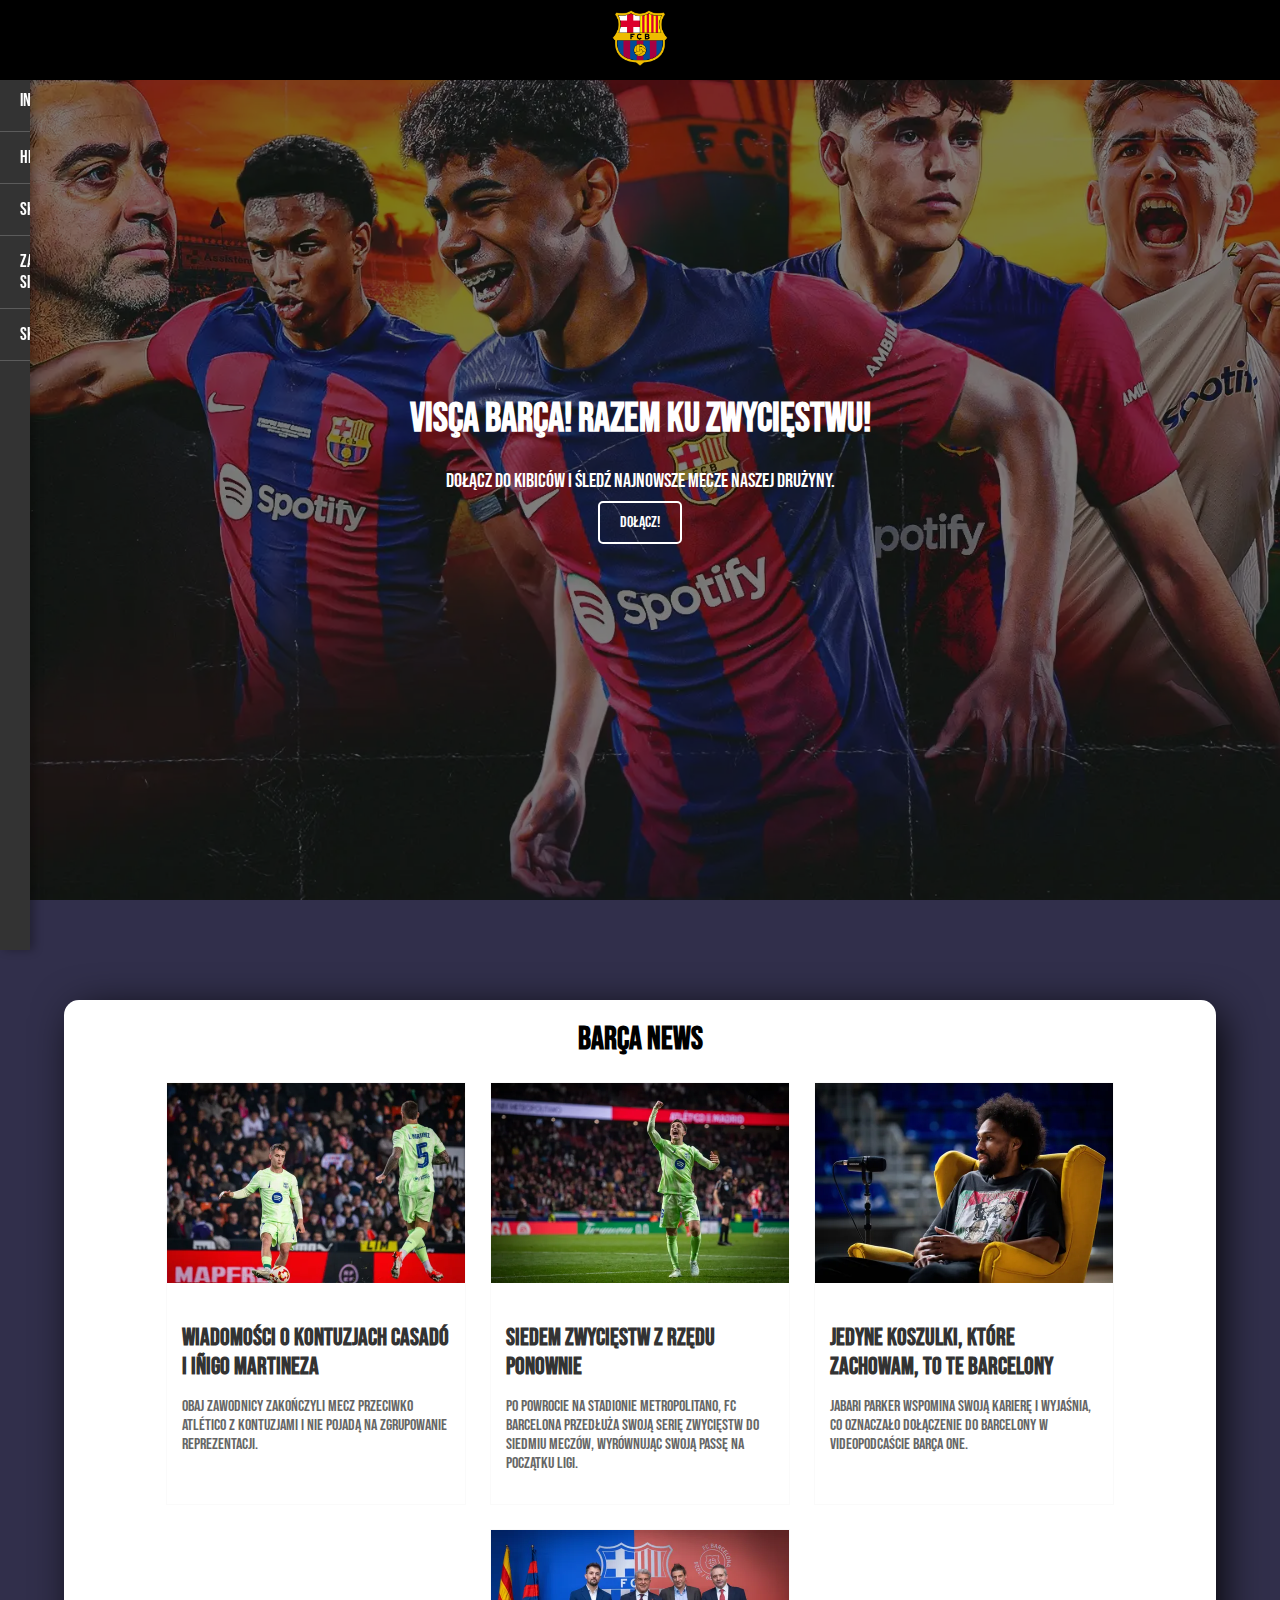
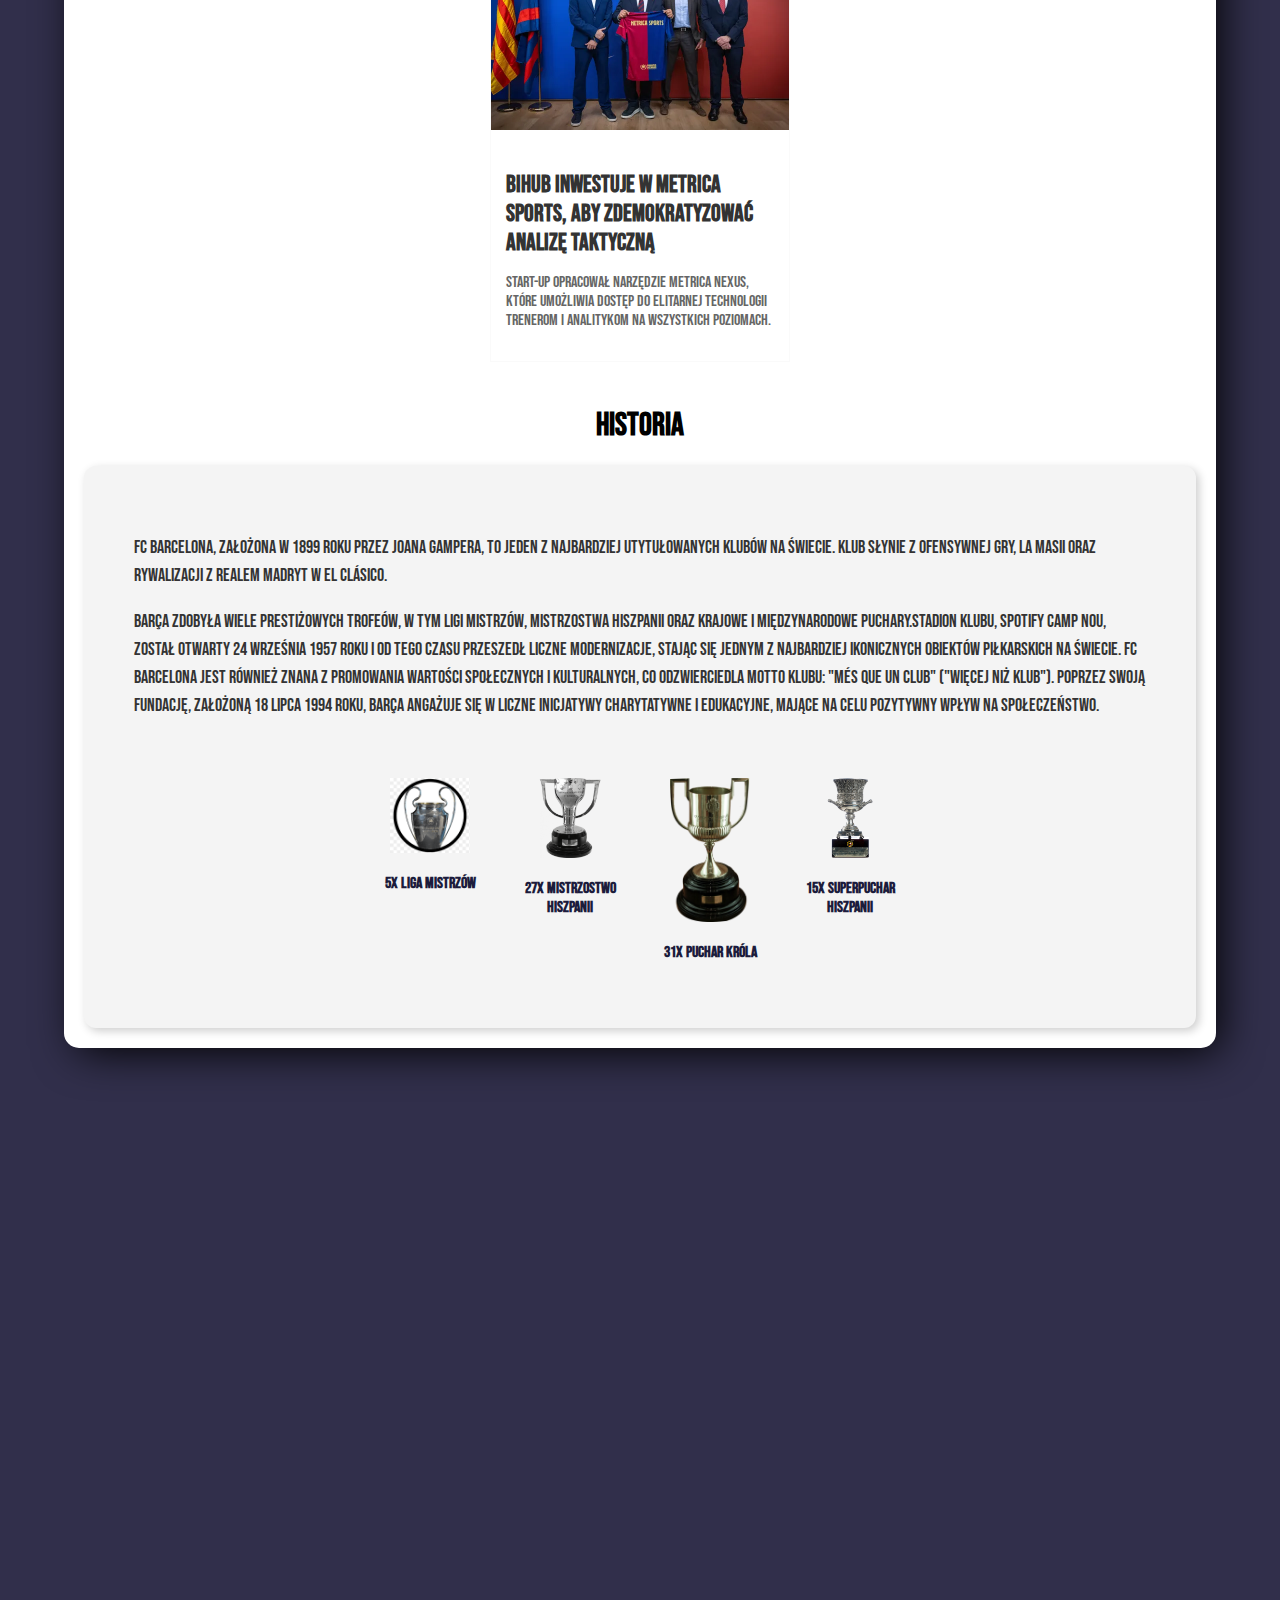
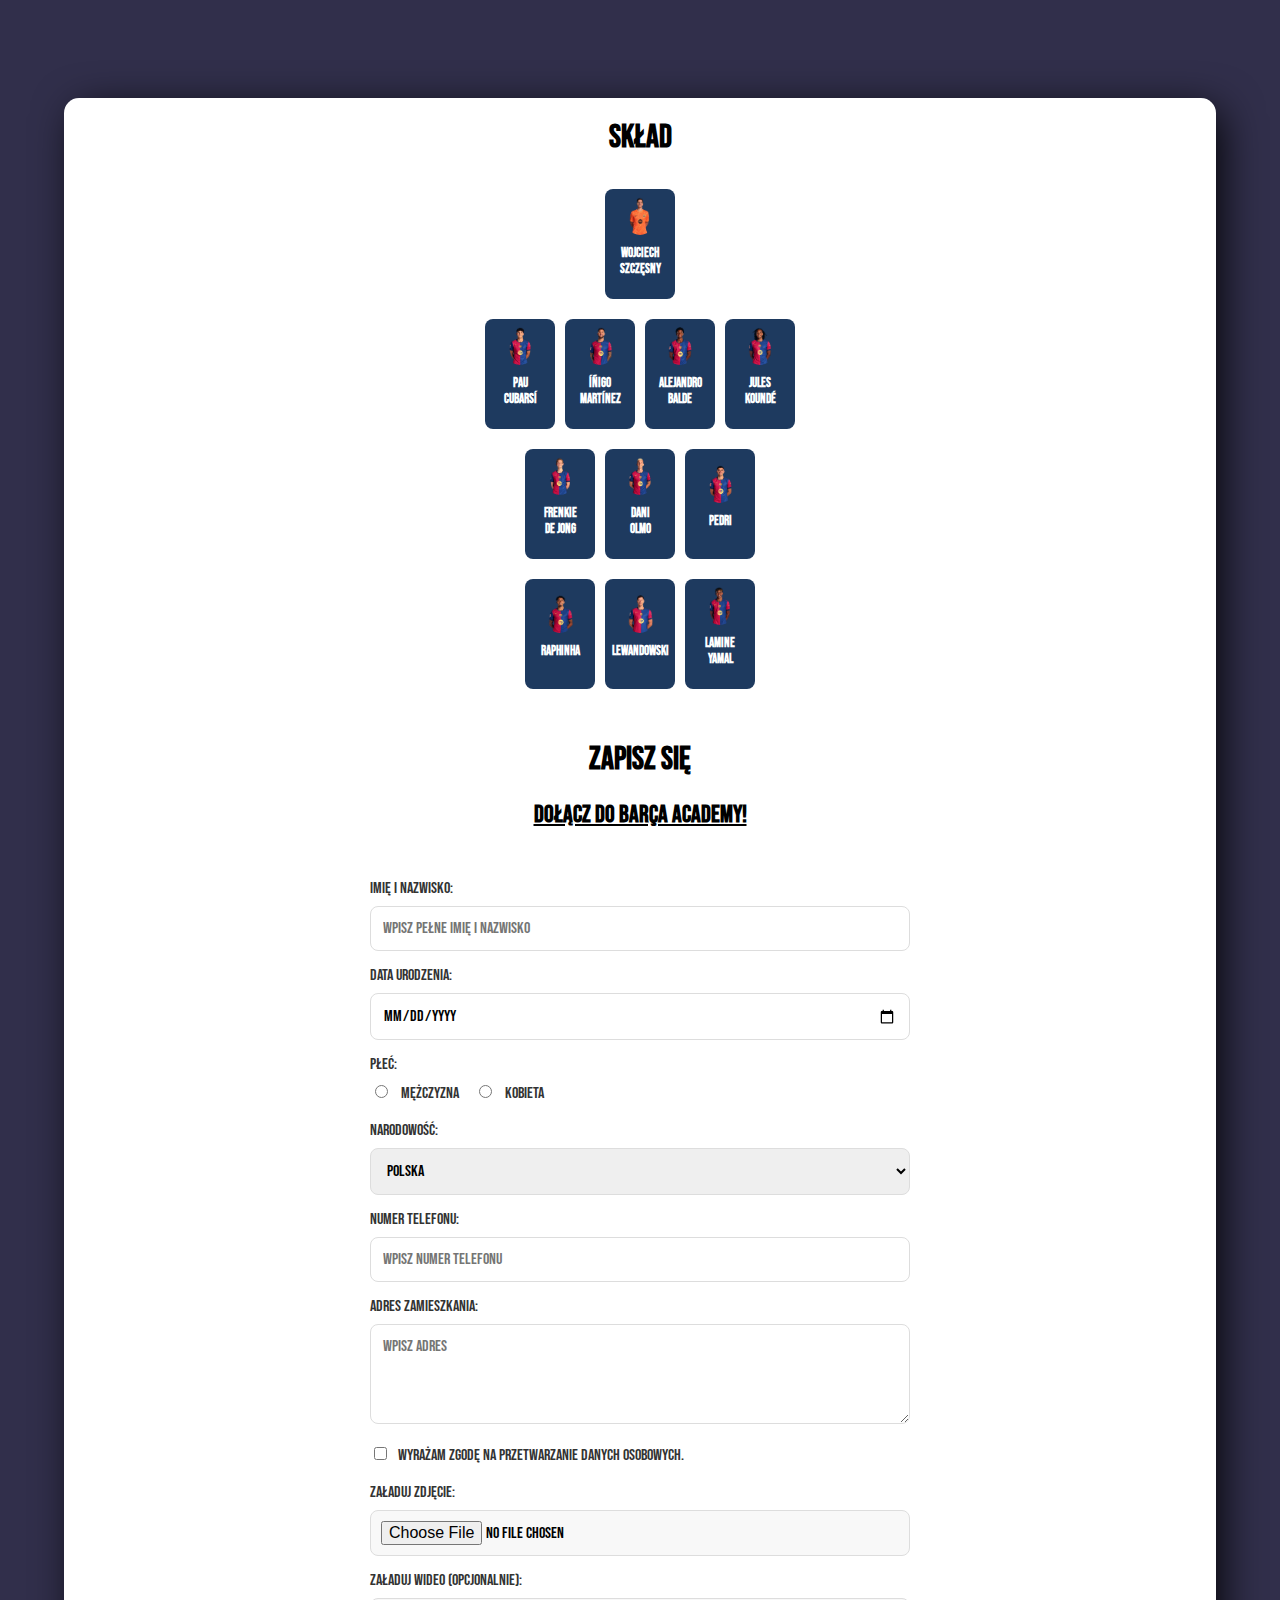
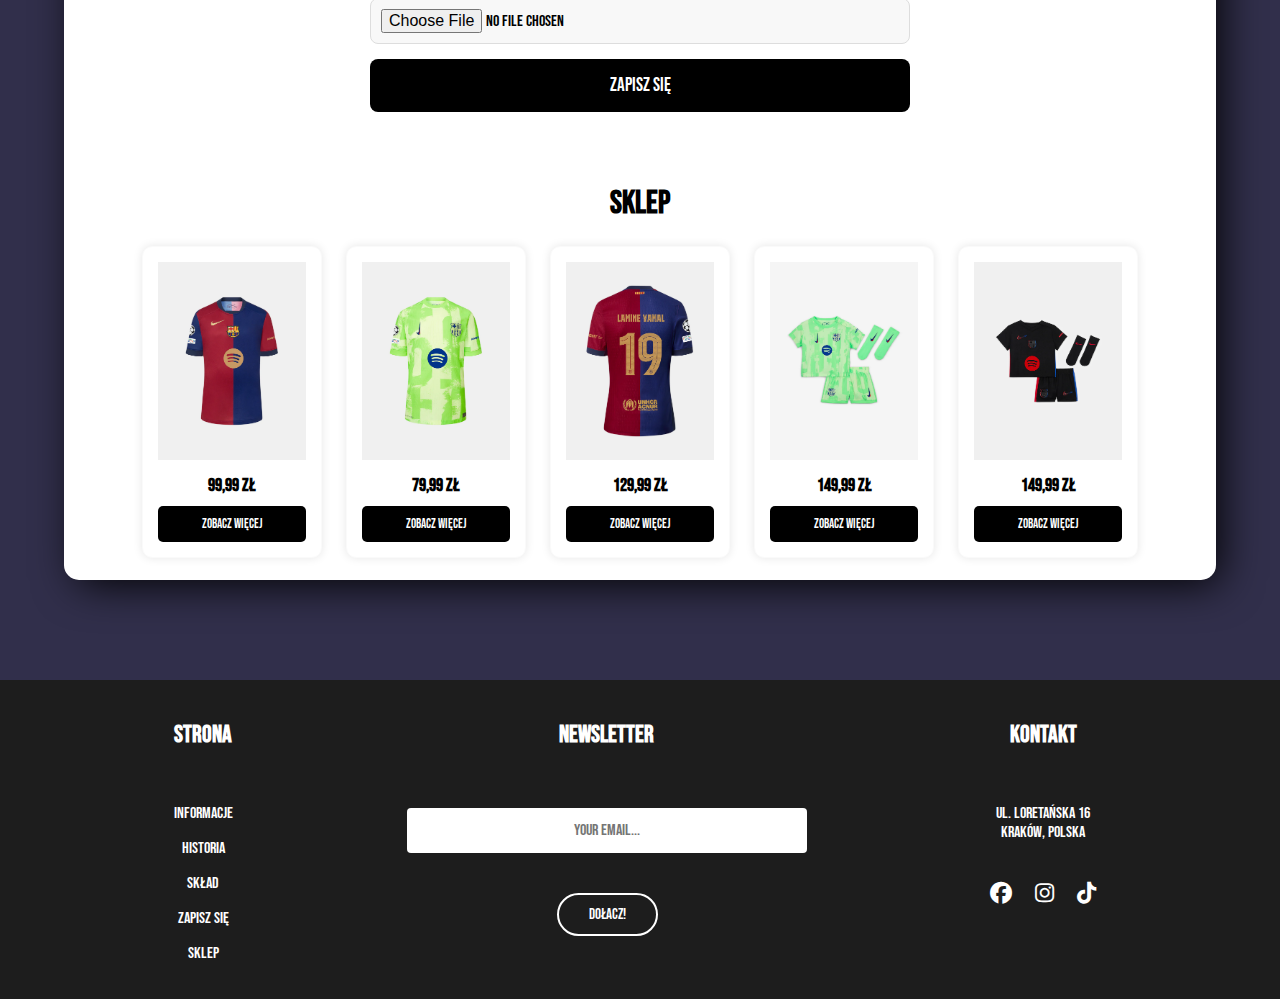
<file: index.html>
<!DOCTYPE html>
<html lang="pl">
<head>
    <meta charset="UTF-8">
    <meta name="viewport" content="width=device-width, initial-scale=1.0">
    <title>FC Barcelona | Home</title>
    <link rel="stylesheet" href="style.css">
    <link rel="icon" type="image/png" href="barcalogo.png">
    <link rel="stylesheet" href="https://cdnjs.cloudflare.com/ajax/libs/font-awesome/6.7.2/css/all.min.css" integrity="sha512-Evv84Mr4kqVGRNSgIGL/F/aIDqQb7xQ2vcrdIwxfjThSH8CSR7PBEakCr51Ck+w+/U6swU2Im1vVX0SVk9ABhg==" crossorigin="anonymous" referrerpolicy="no-referrer" />
    <script>
        window.onload = function() {
   
    if (window.location.hash) {
        window.history.replaceState(null, null, ' '); 
    }
}
</script>

</head>
<body>
    <header>
        <nav>
            <div class="logo">
                <img src="barcalogo.png" alt="Logo">
            </div>
        </nav>
    </header>
    <div class="menu">
        <a href="#main"><section class="sekcja1">Informacje</section></a>
        <a href="#historia"><section class="sekcja"> Historia</section></a>
        <a href="#sklad"><section class="sekcja">Skład</section></a>
        <a href="#zapisz"><section class="sekcja">Zapisz się</section></a>
        <a href="#sklep"><section class="sekcja">Sklep</section></a>
    </div>
    <div class="baner">
        <div class="baner-content">
            <h1>Visça Barça! Razem ku zwycięstwu!</h1>
            <p>Dołącz do kibiców i śledź najnowsze mecze naszej drużyny.</p>
            <a href="#main" button class="start">Dołącz!</button></a>
        </div>
    </div>
  <main class="shadow">
    <h1 id="main">BARÇA NEWS</h1>
    <div class="news">
   <article class="pierwsze">
        <img src="artykul1.jpg" alt="Yamal" class="card-img">
        <div class="card-content">
            <h2 class="card-title">Wiadomości o kontuzjach Casadó i Iñigo Martineza</h2>
            <p class="card-description">Obaj zawodnicy zakończyli mecz przeciwko Atlético z kontuzjami i nie pojadą na zgrupowanie reprezentacji.</p>
        </div>
   </article>
   <article>
    <img src="artykul2.jpg" alt="Yamal" class="card-img">
    <div class="card-content">
        <h2 class="card-title">Siedem zwycięstw z rzędu ponownie </h2>
        <p class="card-description">Po powrocie na stadionie Metropolitano, FC Barcelona przedłuża swoją serię zwycięstw do siedmiu meczów, wyrównując swoją passę na początku ligi.</p>
    </div>
</article>
<article>
    <img src="artykul3.jpg" alt="Yamal" class="card-img">
    <div class="card-content">
        <h2 class="card-title">Jedyne koszulki, które zachowam, to te Barcelony </h2>
        <p class="card-description">Jabari Parker wspomina swoją karierę i wyjaśnia, co oznaczało dołączenie do Barcelony w videopodcaście Barça One.</p>
    </div>
</article>
<article>
    <img src="artykul4.jpg" alt="Yamal" class="card-img">
    <div class="card-content">
        <h2 class="card-title">BIHUB inwestuje w Metrica Sports, aby zdemokratyzować analizę taktyczną</h2>
        <p class="card-description">Start-up opracował narzędzie Metrica Nexus, które umożliwia dostęp do elitarnej technologii trenerom i analitykom na wszystkich poziomach.</p>
    </div>
</article>
</div>
<h1 id="historia">HISTORIA</h1>
<div class="historia">
    <div class="text">
        <p>FC Barcelona, założona w 1899 roku przez Joana Gampera, to jeden z najbardziej utytułowanych klubów na świecie. Klub słynie z ofensywnej gry, La Masii oraz rywalizacji z Realem Madryt w El Clásico.</p>
        <p>Barça zdobyła wiele prestiżowych trofeów, w tym Ligi Mistrzów, mistrzostwa Hiszpanii oraz krajowe i międzynarodowe puchary.Stadion klubu, Spotify Camp Nou, został otwarty 24 września 1957 roku i od tego czasu przeszedł liczne modernizacje, stając się jednym z najbardziej ikonicznych obiektów piłkarskich na świecie. 
            FC Barcelona jest również znana z promowania wartości społecznych i kulturalnych, co odzwierciedla motto klubu: "Més que un club" ("Więcej niż klub"). Poprzez swoją fundację, założoną 18 lipca 1994 roku, Barça angażuje się w liczne inicjatywy charytatywne i edukacyjne, mające na celu pozytywny wpływ na społeczeństwo.
        </p>
    </div>
    <div class="puchary">
        <div class="puchar">
            <img src="ucl.png" alt="Liga Mistrzów">
            <p>5x Liga Mistrzów</p>
        </div>
        <div class="puchar">
            <img src="laliga.png" alt="La Liga">
            <p>27x Mistrzostwo Hiszpanii</p>
        </div>
        <div class="puchar">
            <img src="krola.webp" alt="Puchar Króla">
            <p>31x Puchar Króla</p>
        </div>
        <div class="puchar">
            <img src="superpuchar.png" alt="Superpuchar Hiszpanii">
            <p>15x Superpuchar Hiszpanii</p>
        </div>
    </div>
</div>

</main>
<div class="video">
<iframe width="560" height="315" src="https://www.youtube.com/embed/MpjUIFBowIM?si=xOFOVCf9qm6IBxW9" title="YouTube video player" frameborder="0" allow="accelerometer; autoplay; clipboard-write; encrypted-media; gyroscope; picture-in-picture; web-share" referrerpolicy="strict-origin-when-cross-origin" allowfullscreen></iframe>
</div>
<div class="main1">
    <h1 id="sklad">SKŁAD</h1>
    <div class="formation">
       
        <div class="row">
            <div class="player">
                <img src="szczesny.webp" alt="Wojciech Szczęsny">
                <h3>Wojciech Szczęsny</h3>
            </div>
        </div>

      
        <div class="row">
            <div class="player">
                <img src="cubarsi.webp" alt="Pau Cubarsí">
                <h3>Pau Cubarsí</h3>
            </div>
            <div class="player">
                <img src="martinez.webp" alt="Íñigo Martínez">
                <h3>Íñigo Martínez</h3>
            </div>
            <div class="player">
                <img src="balde.webp" alt="Alejandro Balde">
                <h3>Alejandro Balde</h3>
            </div>
            <div class="player">
                <img src="kounde.webp" alt="Jules Koundé​">
                <h3>Jules Koundé​</h3>
            </div>
        </div>

     
        <div class="row">
            <div class="player">
                <img src="dejong.webp" alt="Frenkie de Jong">
                <h3>Frenkie de Jong</h3>
            </div>
            <div class="player">
                <img src="olmo.webp" alt="Dani Olmo">
                <h3>Dani Olmo</h3>
            </div>
            <div class="player">
                <img src="pedri.webp" alt="Pedri">
                <h3>Pedri</h3>
            </div>
        </div>

        
        <div class="row">
            <div class="player">
                <img src="raphina.webp" alt="Raphinha">
                <h3>Raphinha</h3>
            </div>
            <div class="player">
                <img src="lewy.webp" alt="Robert Lewandowski">
                <h3>Lewandowski</h3>
            </div>
            <div class="player">
                <img src="yamal.webp" alt="Lamine Yamal">
                <h3>Lamine Yamal</h3>
            </div>
        </div>
    </div>
    <h1 id="zapisz">ZAPISZ SIĘ</h1>
    <h2>Dołącz do BARÇA ACADEMY!</h2>
    </h2>
    <div class="form-container">
 <form>

           
            <div class="form-group">
                <label for="fullName">Imię i nazwisko:</label>
                <input type="text" id="fullName" name="fullName" placeholder="Wpisz pełne imię i nazwisko" required>
            </div>

            <div class="form-group">
                <label for="birthdate">Data urodzenia:</label>
                <input type="date" id="birthdate" name="birthdate" required>
            </div>

            <div class="form-group">
                <label>Płeć:</label>
                <div class="radio-group">
                    <label><input type="radio" name="gender" value="Mężczyzna" required> Mężczyzna</label>
                    <label><input type="radio" name="gender" value="Kobieta"> Kobieta</label>
                </div>
            </div>

            <div class="form-group">
                <label for="nationality">Narodowość:</label>
                <select id="nationality" name="nationality" required>
                    <option value="Polska">Polska</option>
                    <option value="Hiszpania">Hiszpania</option>
                    <option value="Francja">Francja</option>
                    <option value="Włochy">Włochy</option>
                    <option value="Inne">Inne</option>
                </select>
            </div>

            <div class="form-group">
                <label for="phone">Numer telefonu:</label>
                <input type="tel" id="phone" name="phone" placeholder="Wpisz numer telefonu" required>
            </div>

           
            <div class="form-group">
                <label for="addres">Adres zamieszkania:</label>
                <textarea id="addres" name="address" placeholder="Wpisz adres" required></textarea>
            </div>
            <div class="form-group">
                <label><input type="checkbox" name="consent" required> Wyrażam zgodę na przetwarzanie danych osobowych.</label>
            </div>

          
            <div class="form-group">
                <label for="photo">Załaduj zdjęcie:</label>
                <input type="file" id="photo" name="photo" class="file-input" accept="image/*">
            </div>

            <div class="form-group">
                <label for="video">Załaduj wideo (opcjonalnie):</label>
                <input type="file" id="video" name="video" class="file-input" accept="video/*">
            </div>

            
           
 <button type="submit" class="zapisz">Zapisz się</button>

        </form>
    </div>
    <h1 id="sklep">SKLEP</h1>
    <div class="sklep">
        <article class="produkt">
            <img src="1.webp" alt="Produkt 1">
            <div class="cena">99,99 zł</div>
           <a href="1.html"><button class="btn">Zobacz więcej</button></a>
        </article>
        <article class="produkt">
            <img src="2.webp" alt="Produkt 2">
            <div class="cena">79,99 zł</div>
            <a href="2.html"><button class="btn">Zobacz więcej</button></a>
        </article>
        <article class="produkt">
            <img src="3.webp" alt="Produkt 3">
            <div class="cena">129,99 zł</div>
            <a href="3.html"><button class="btn">Zobacz więcej</button></a>
        </article>
        <article class="produkt">
            <img src="4.webp" alt="Produkt 4">
            <div class="cena">149,99 zł</div>
            <a href="4.html"><button class="btn">Zobacz więcej</button></a>
        </article>
        <article class="produkt">
            <img src="5.webp" alt="Produkt 5">
            <div class="cena">149,99 zł</div>
            <a href="5.html"><button class="btn">Zobacz więcej</button></a>
        </article>
    </div>
</div>
<footer>
    <div>
    <h2>Strona</h2><br>
    <a href="#main"><p>Informacje</p></a>
    <a href="#historia"><p>Historia</p></a>
    <a href="#sklad"><p>Skład</p></a>
    <a href="#zapisz"><p>Zapisz się</p></a>
    <a href="#skleo"><p>Sklep</p></a>
    </div>
    <div>
        <h2>Newsletter</h2><br>
        <form class="newsform">
            <input type="email" placeholder="Your email..." required><br>
            <button class="news">Dołacz!</button>
        </form>
    </div>
    <div >
        <h2>Kontakt</h2><br>
        <p>ul. Loretańska 16<br>Kraków, Polska</p>
        <div class="icons">
        <a href="https://www.facebook.com/ZSEwKrakowie/?locale=pl_PL"><i class="fa-brands fa-facebook"></i></a>
        <a href="https://www.instagram.com/zse9krakow/"><i class="fa-brands fa-instagram"></i></a>
        <a href="https://www.tiktok.com/@zse.9.krakw"><i class="fa-brands fa-tiktok"></i></a>
        </div>
    </div>
</footer>
</body>
</html>
</file>
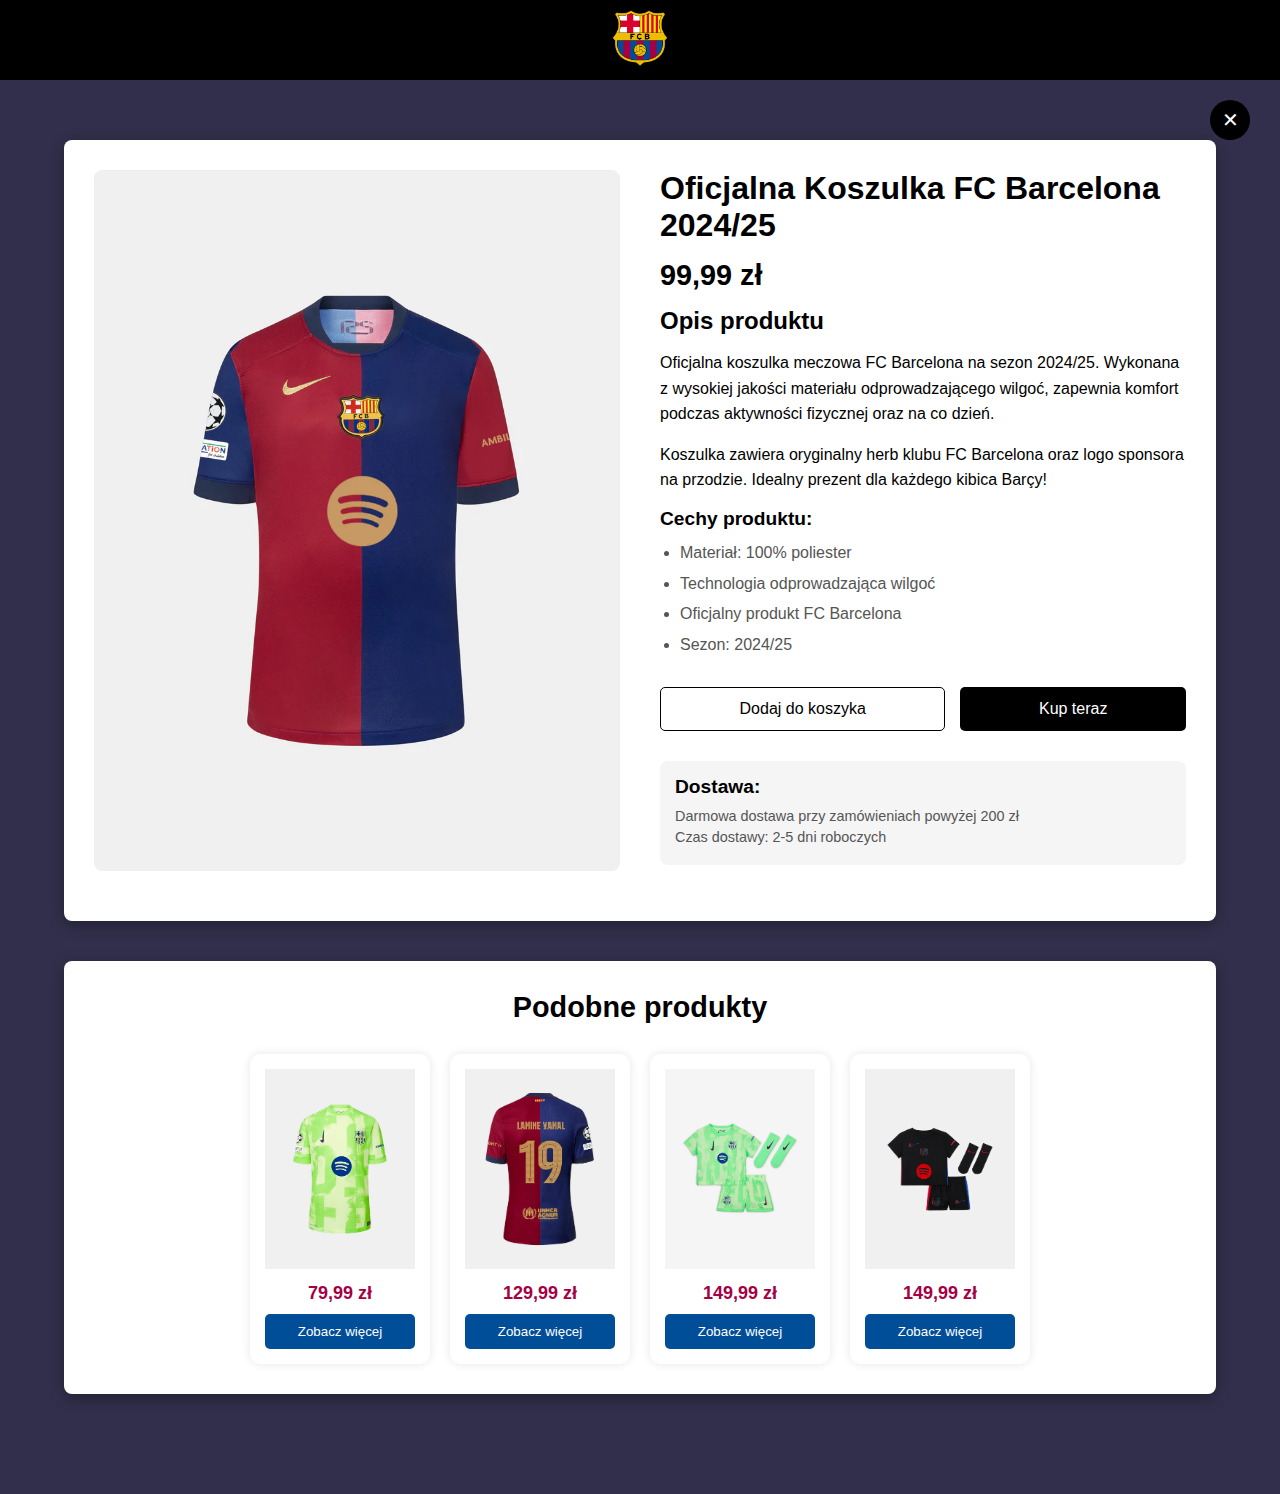
<file: 1.html>
<!DOCTYPE html>
<html lang="pl">
<head>
    <meta charset="UTF-8">
    <meta name="viewport" content="width=device-width, initial-scale=1.0">
    <title>FC Barcelona | Produkt1</title>
    <link rel="stylesheet" href="1.css">
    <link rel="icon" type="image/png" href="barcalogo.png">
</head>
<body>
    <header>
        <nav>
            <div class="logo">
                <img src="barcalogo.png" alt="Logo">
            </div>
        </nav>
    </header>
    
    <a href="index.html#sklep" class="przycisk-zamknij">✕</a>
    

    
    <main class="kontener-produktu cien">
        <div class="galeria-produktu">
            <div class="glowne-zdjecie">
                <img src="1.webp" alt="Zdjęcie Produktu">
            </div>
        </div>
        
        <div class="informacje-produktu">
            <h1>Oficjalna Koszulka FC Barcelona 2024/25</h1>
            <div class="cena-produktu">99,99 zł</div>
            
            <div class="opis-produktu">
                <h2>Opis produktu</h2>
                <p>Oficjalna koszulka meczowa FC Barcelona na sezon 2024/25. Wykonana z wysokiej jakości materiału odprowadzającego wilgoć, zapewnia komfort podczas aktywności fizycznej oraz na co dzień.</p>
                <p>Koszulka zawiera oryginalny herb klubu FC Barcelona oraz logo sponsora na przodzie. Idealny prezent dla każdego kibica Barçy!</p>
                
                <div class="cechy-produktu">
                    <h3>Cechy produktu:</h3>
                    <ul>
                        <li>Materiał: 100% poliester</li>
                        <li>Technologia odprowadzająca wilgoć</li>
                        <li>Oficjalny produkt FC Barcelona</li>
                        <li>Sezon: 2024/25</li>
                    </ul>
                </div>
            </div>
            
            <div class="akcje-produktu">
                <button class="przycisk-koszyk">Dodaj do koszyka</button>
                <button class="przycisk-kup">Kup teraz</button>
            </div>
            
            <div class="dostawa">
                <h3>Dostawa:</h3>
                <p>Darmowa dostawa przy zamówieniach powyżej 200 zł</p>
                <p>Czas dostawy: 2-5 dni roboczych</p>
            </div>
        </div>
    </main>
    
    <section class="podobne-produkty">
        <h2>Podobne produkty</h2>
        <div class="siatka-produktow">
            <div class="produkt">
                <img src="2.webp" alt="Produkt 2">
                <div class="cena">79,99 zł</div>
                <a href="2.html"><button class="przycisk">Zobacz więcej</button></a>
            </div>
            <div class="produkt">
                <img src="3.webp" alt="Produkt 3">
                <div class="cena">129,99 zł</div>
                <a href="3.html"><button class="przycisk">Zobacz więcej</button></a>
            </div>
            <div class="produkt">
                <img src="4.webp" alt="Produkt 4">
                <div class="cena">149,99 zł</div>
                <a href="4.html"><button class="przycisk">Zobacz więcej</button></a>
            </div>
            <div class="produkt">
                <img src="5.webp" alt="Produkt 4">
                <div class="cena">149,99 zł</div>
                <a href="5.html"><button class="przycisk">Zobacz więcej</button></a>
            </div>
        </div>
    </section>
</body>
</html>
</file>
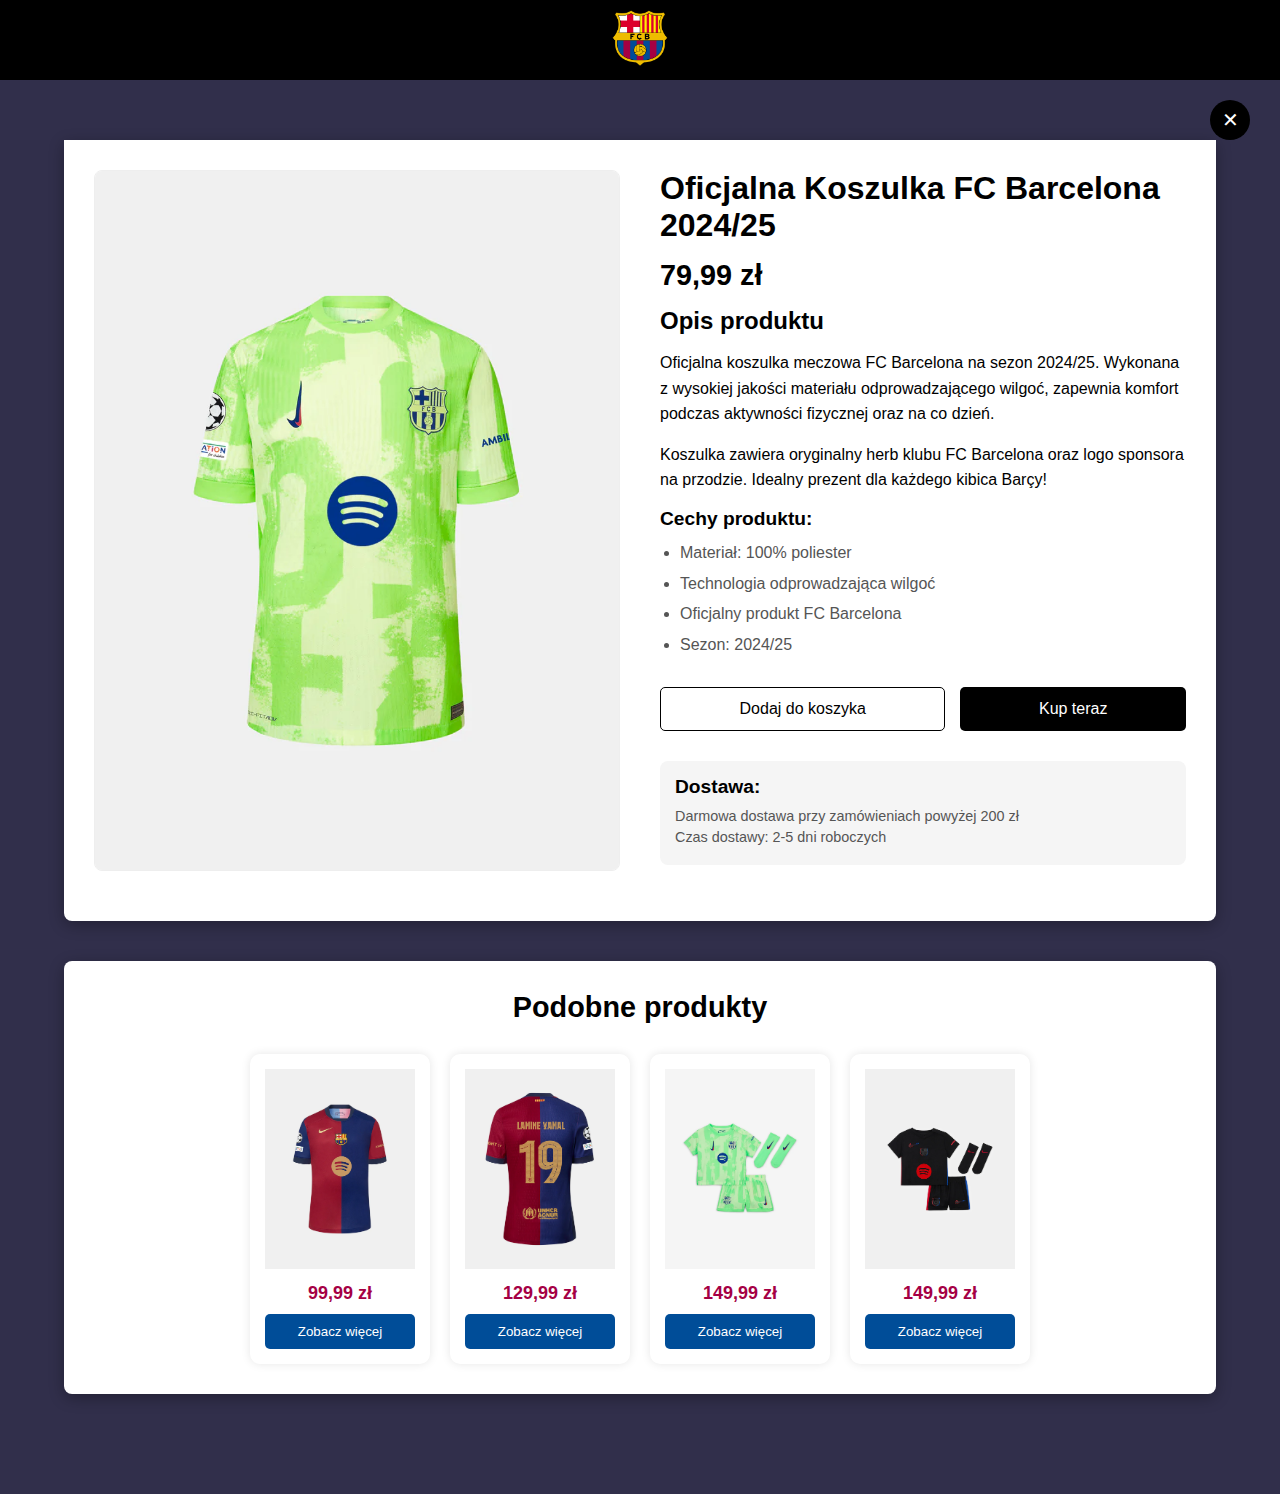
<file: 2.html>
<!DOCTYPE html>
<html lang="pl">
<head>
    <meta charset="UTF-8">
    <meta name="viewport" content="width=device-width, initial-scale=1.0">
    <title>FC Barcelona | Produkt2</title>
    <link rel="stylesheet" href="2.css">
    <link rel="icon" type="image/png" href="barcalogo.png">
</head>
<body>
    <header>
        <nav>
            <div class="logo">
                <img src="barcalogo.png" alt="Logo">
            </div>
        </nav>
    </header>
    
    <a href="index.html#sklep" class="przycisk-zamknij">✕</a>
    

    
    <main class="kontener-produktu cien">
        <div class="galeria-produktu">
            <div class="glowne-zdjecie">
                <img src="2.webp" alt="Zdjęcie Produktu">
            </div>
        </div>
        
        <div class="informacje-produktu">
            <h1>Oficjalna Koszulka FC Barcelona 2024/25</h1>
            <div class="cena-produktu">79,99 zł</div>
            
            <div class="opis-produktu">
                <h2>Opis produktu</h2>
                <p>Oficjalna koszulka meczowa FC Barcelona na sezon 2024/25. Wykonana z wysokiej jakości materiału odprowadzającego wilgoć, zapewnia komfort podczas aktywności fizycznej oraz na co dzień.</p>
                <p>Koszulka zawiera oryginalny herb klubu FC Barcelona oraz logo sponsora na przodzie. Idealny prezent dla każdego kibica Barçy!</p>
                
                <div class="cechy-produktu">
                    <h3>Cechy produktu:</h3>
                    <ul>
                        <li>Materiał: 100% poliester</li>
                        <li>Technologia odprowadzająca wilgoć</li>
                        <li>Oficjalny produkt FC Barcelona</li>
                        <li>Sezon: 2024/25</li>
                    </ul>
                </div>
            </div>
            
            <div class="akcje-produktu">
                <button class="przycisk-koszyk">Dodaj do koszyka</button>
                <button class="przycisk-kup">Kup teraz</button>
            </div>
            
            <div class="dostawa">
                <h3>Dostawa:</h3>
                <p>Darmowa dostawa przy zamówieniach powyżej 200 zł</p>
                <p>Czas dostawy: 2-5 dni roboczych</p>
            </div>
        </div>
    </main>
    
    <section class="podobne-produkty">
        <h2>Podobne produkty</h2>
        <div class="siatka-produktow">
            <div class="produkt">
                <img src="1.webp" alt="Produkt 2">
                <div class="cena">99,99 zł</div>
                <a href="1.html"><button class="przycisk">Zobacz więcej</button></a>
            </div>
            <div class="produkt">
                <img src="3.webp" alt="Produkt 2">
                <div class="cena">129,99 zł</div>
                <a href="3.html"><button class="przycisk">Zobacz więcej</button></a>
            </div>
            <div class="produkt">
                <img src="4.webp" alt="Produkt 3">
                <div class="cena">149,99 zł</div>
                <a href="4.html"><button class="przycisk">Zobacz więcej</button></a>
            </div>
            <div class="produkt">
                <img src="5.webp" alt="Produkt 4">
                <div class="cena">149,99 zł</div>
                <a href="5.html"><button class="przycisk">Zobacz więcej</button></a>
            </div>
        </div>
    </section>
</body>
</html>
</file>
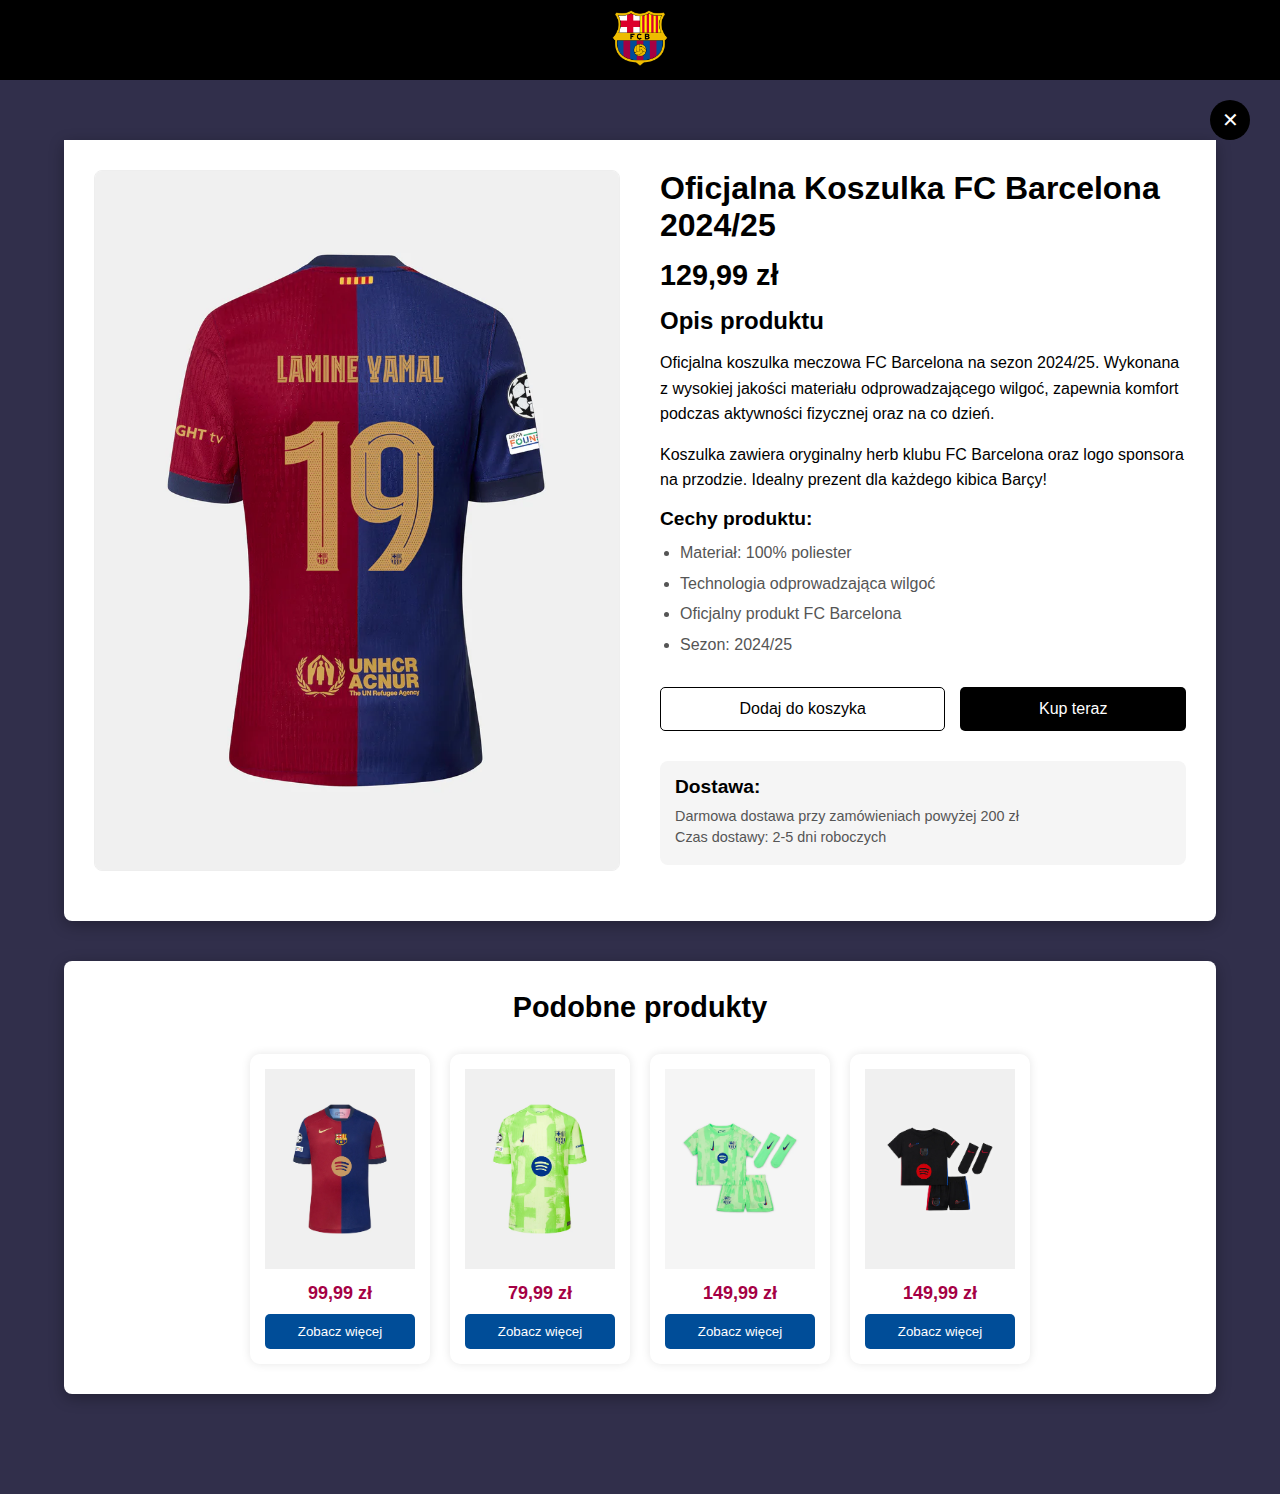
<file: 3.html>
<!DOCTYPE html>
<html lang="pl">
<head>
    <meta charset="UTF-8">
    <meta name="viewport" content="width=device-width, initial-scale=1.0">
    <title>FC Barcelona | Produkt3</title>
    <link rel="stylesheet" href="3.css">
    <link rel="icon" type="image/png" href="barcalogo.png">
</head>
<body>
    <header>
        <nav>
            <div class="logo">
                <img src="barcalogo.png" alt="Logo">
            </div>
        </nav>
    </header>
    
    <a href="index.html#sklep" class="przycisk-zamknij">✕</a>
    

    
    <main class="kontener-produktu cien">
        <div class="galeria-produktu">
            <div class="glowne-zdjecie">
                <img src="3.webp" alt="Zdjęcie Produktu">
            </div>
        </div>
        
        <div class="informacje-produktu">
            <h1>Oficjalna Koszulka FC Barcelona 2024/25</h1>
            <div class="cena-produktu">129,99 zł</div>
            
            <div class="opis-produktu">
                <h2>Opis produktu</h2>
                <p>Oficjalna koszulka meczowa FC Barcelona na sezon 2024/25. Wykonana z wysokiej jakości materiału odprowadzającego wilgoć, zapewnia komfort podczas aktywności fizycznej oraz na co dzień.</p>
                <p>Koszulka zawiera oryginalny herb klubu FC Barcelona oraz logo sponsora na przodzie. Idealny prezent dla każdego kibica Barçy!</p>
                
                <div class="cechy-produktu">
                    <h3>Cechy produktu:</h3>
                    <ul>
                        <li>Materiał: 100% poliester</li>
                        <li>Technologia odprowadzająca wilgoć</li>
                        <li>Oficjalny produkt FC Barcelona</li>
                        <li>Sezon: 2024/25</li>
                    </ul>
                </div>
            </div>
            
            <div class="akcje-produktu">
                <button class="przycisk-koszyk">Dodaj do koszyka</button>
                <button class="przycisk-kup">Kup teraz</button>
            </div>
            
            <div class="dostawa">
                <h3>Dostawa:</h3>
                <p>Darmowa dostawa przy zamówieniach powyżej 200 zł</p>
                <p>Czas dostawy: 2-5 dni roboczych</p>
            </div>
        </div>
    </main>
    
    <section class="podobne-produkty">
        <h2>Podobne produkty</h2>
        <div class="siatka-produktow">
            <div class="produkt">
                <img src="1.webp" alt="Produkt 2">
                <div class="cena">99,99 zł</div>
                <a href="1.html"><button class="przycisk">Zobacz więcej</button></a>
            </div>
            <div class="produkt">
                <img src="2.webp" alt="Produkt 3">
                <div class="cena">79,99 zł</div>
                <a href="2.html"><button class="przycisk">Zobacz więcej</button></a>
            </div>
            <div class="produkt">
                <img src="4.webp" alt="Produkt 4">
                <div class="cena">149,99 zł</div>
                <a href="4.html"><button class="przycisk">Zobacz więcej</button></a>
            </div>
            <div class="produkt">
                <img src="5.webp" alt="Produkt 4">
                <div class="cena">149,99 zł</div>
                <a href="5.html"><button class="przycisk">Zobacz więcej</button></a>
            </div>
        </div>
    </section>
</body>
</html>
</file>
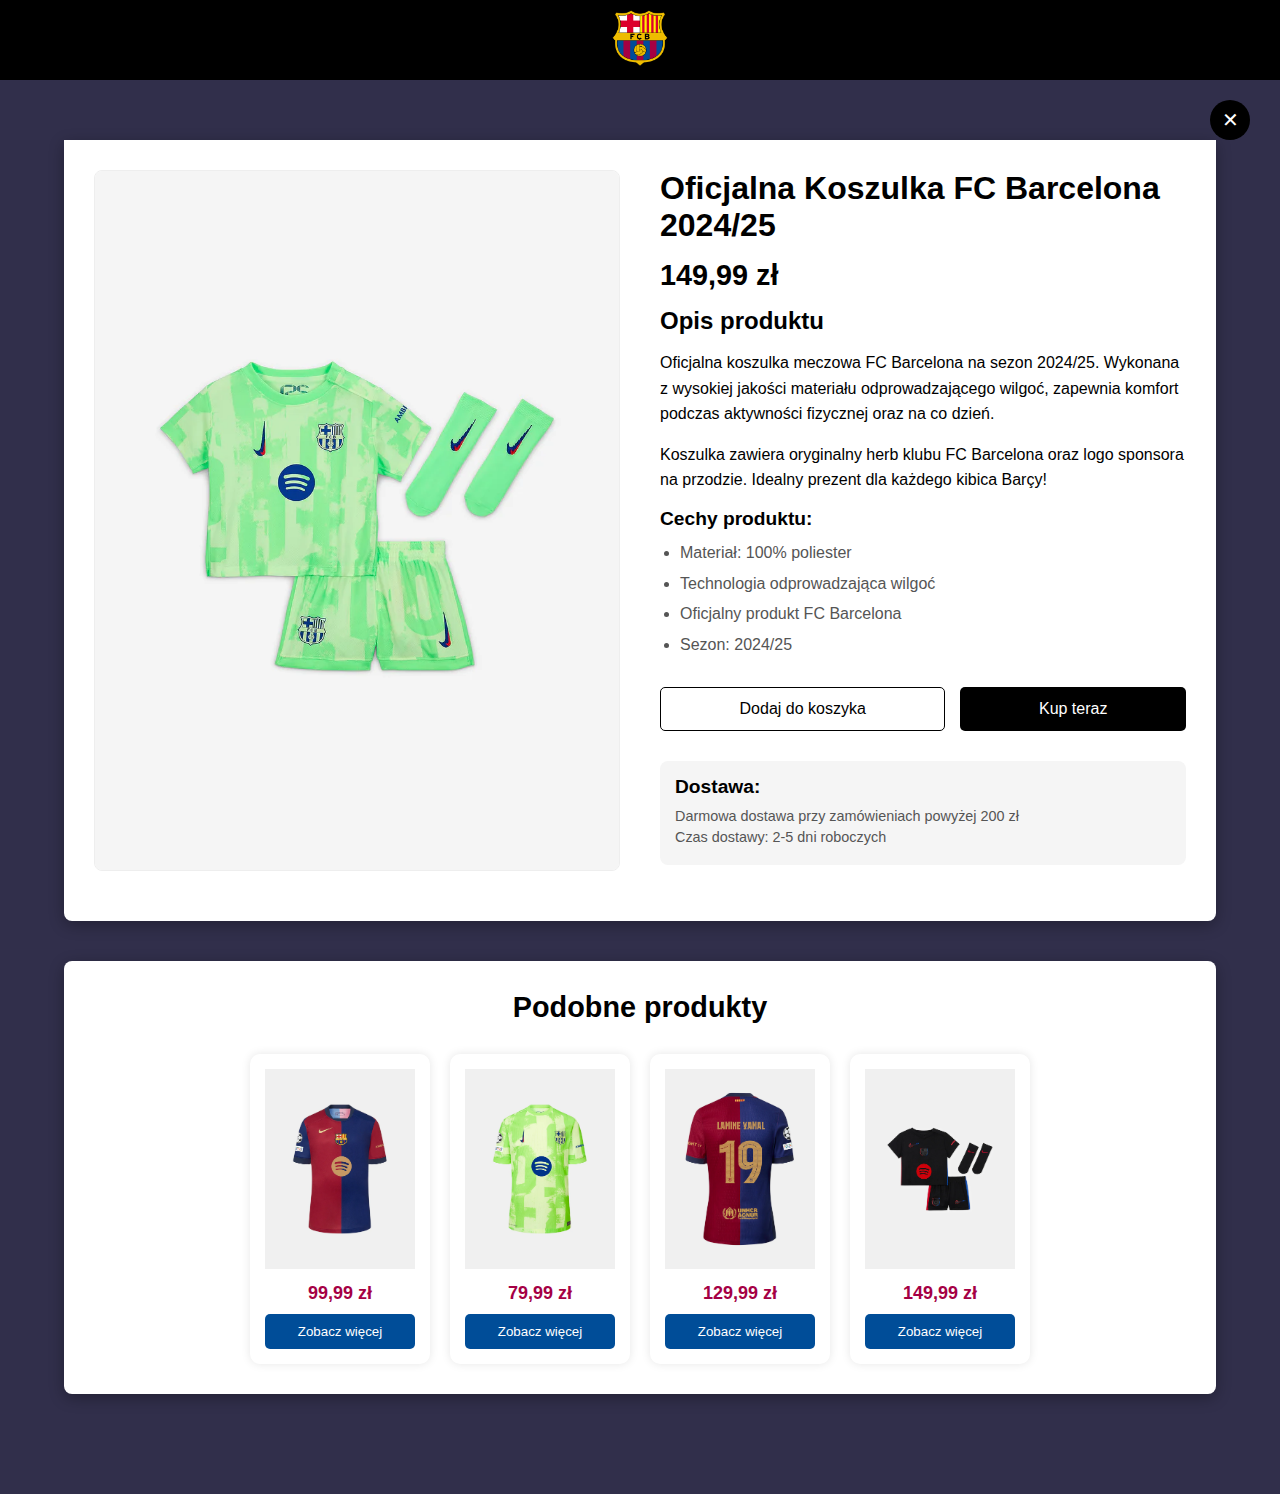
<file: 4.html>
<!DOCTYPE html>
<html lang="pl">
<head>
    <meta charset="UTF-8">
    <meta name="viewport" content="width=device-width, initial-scale=1.0">
    <title>FC Barcelona | Produkt4</title>
    <link rel="stylesheet" href="4.css">
    <link rel="icon" type="image/png" href="barcalogo.png">
    </head>
<body>
    <header>
        <nav>
            <div class="logo">
                <img src="barcalogo.png" alt="Logo">
            </div>
        </nav>
    </header>
    
    <a href="index.html#sklep" class="przycisk-zamknij">✕</a>
    

    
    <main class="kontener-produktu cien">
        <div class="galeria-produktu">
            <div class="glowne-zdjecie">
                <img src="4.webp" alt="Zdjęcie Produktu">
            </div>
        </div>
        
        <div class="informacje-produktu">
            <h1>Oficjalna Koszulka FC Barcelona 2024/25</h1>
            <div class="cena-produktu">149,99 zł</div>
            
            <div class="opis-produktu">
                <h2>Opis produktu</h2>
                <p>Oficjalna koszulka meczowa FC Barcelona na sezon 2024/25. Wykonana z wysokiej jakości materiału odprowadzającego wilgoć, zapewnia komfort podczas aktywności fizycznej oraz na co dzień.</p>
                <p>Koszulka zawiera oryginalny herb klubu FC Barcelona oraz logo sponsora na przodzie. Idealny prezent dla każdego kibica Barçy!</p>
                
                <div class="cechy-produktu">
                    <h3>Cechy produktu:</h3>
                    <ul>
                        <li>Materiał: 100% poliester</li>
                        <li>Technologia odprowadzająca wilgoć</li>
                        <li>Oficjalny produkt FC Barcelona</li>
                        <li>Sezon: 2024/25</li>
                    </ul>
                </div>
            </div>
            
            <div class="akcje-produktu">
                <button class="przycisk-koszyk">Dodaj do koszyka</button>
                <button class="przycisk-kup">Kup teraz</button>
            </div>
            
            <div class="dostawa">
                <h3>Dostawa:</h3>
                <p>Darmowa dostawa przy zamówieniach powyżej 200 zł</p>
                <p>Czas dostawy: 2-5 dni roboczych</p>
            </div>
        </div>
    </main>
    
    <section class="podobne-produkty">
        <h2>Podobne produkty</h2>
        <div class="siatka-produktow">
            <div class="produkt">
                <img src="1.webp" alt="Produkt 2">
                <div class="cena">99,99 zł</div>
                <a href="1.html"><button class="przycisk">Zobacz więcej</button></a>
            </div>
            <div class="produkt">
                <img src="2.webp" alt="Produkt 3">
                <div class="cena">79,99 zł</div>
                <a href="2.html"><button class="przycisk">Zobacz więcej</button></a>
            </div>
            <div class="produkt">
                <img src="3.webp" alt="Produkt 4">
                <div class="cena">129,99 zł</div>
                <a href="3.html"><button class="przycisk">Zobacz więcej</button></a>
            </div>
            <div class="produkt">
                <img src="5.webp" alt="Produkt 4">
                <div class="cena">149,99 zł</div>
                <a href="5.html"><button class="przycisk">Zobacz więcej</button></a>
            </div>
        </div>
    </section>
</body>
</html>
</file>
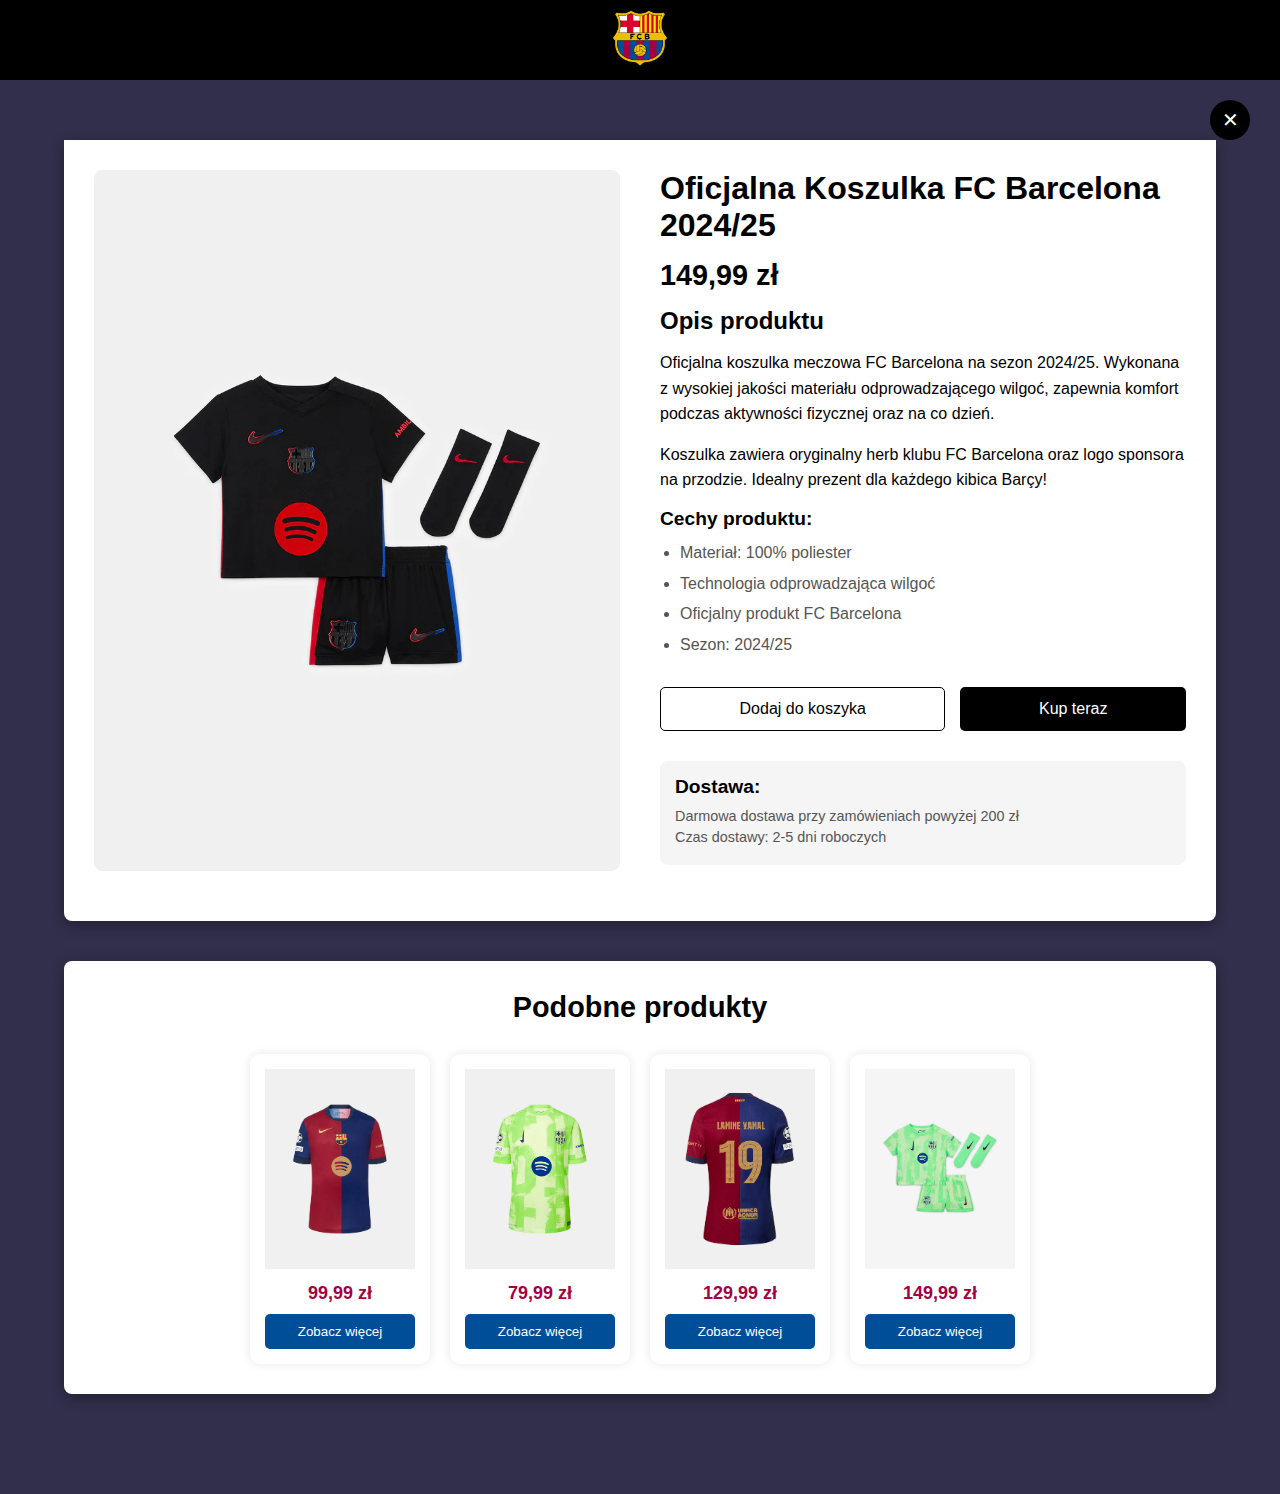
<file: 5.html>
<!DOCTYPE html>
<html lang="pl">
<head>
    <meta charset="UTF-8">
    <meta name="viewport" content="width=device-width, initial-scale=1.0">
    <title>FC Barcelona | Produkt15</title>
    <link rel="stylesheet" href="5.css">
    <link rel="icon" type="image/png" href="barcalogo.png">
    </head>
<body>
    <header>
        <nav>
            <div class="logo">
                <img src="barcalogo.png" alt="Logo">
            </div>
        </nav>
    </header>
    
    <a href="index.html#sklep" class="przycisk-zamknij">✕</a>
    

    
    <main class="kontener-produktu cien">
        <div class="galeria-produktu">
            <div class="glowne-zdjecie">
                <img src="5.webp" alt="Zdjęcie Produktu">
            </div>
        </div>
        
        <div class="informacje-produktu">
            <h1>Oficjalna Koszulka FC Barcelona 2024/25</h1>
            <div class="cena-produktu">149,99 zł</div>
            
            <div class="opis-produktu">
                <h2>Opis produktu</h2>
                <p>Oficjalna koszulka meczowa FC Barcelona na sezon 2024/25. Wykonana z wysokiej jakości materiału odprowadzającego wilgoć, zapewnia komfort podczas aktywności fizycznej oraz na co dzień.</p>
                <p>Koszulka zawiera oryginalny herb klubu FC Barcelona oraz logo sponsora na przodzie. Idealny prezent dla każdego kibica Barçy!</p>
                
                <div class="cechy-produktu">
                    <h3>Cechy produktu:</h3>
                    <ul>
                        <li>Materiał: 100% poliester</li>
                        <li>Technologia odprowadzająca wilgoć</li>
                        <li>Oficjalny produkt FC Barcelona</li>
                        <li>Sezon: 2024/25</li>
                    </ul>
                </div>
            </div>
            
            <div class="akcje-produktu">
                <button class="przycisk-koszyk">Dodaj do koszyka</button>
                <button class="przycisk-kup">Kup teraz</button>
            </div>
            
            <div class="dostawa">
                <h3>Dostawa:</h3>
                <p>Darmowa dostawa przy zamówieniach powyżej 200 zł</p>
                <p>Czas dostawy: 2-5 dni roboczych</p>
            </div>
        </div>
    </main>
    
    <section class="podobne-produkty">
        <h2>Podobne produkty</h2>
        <div class="siatka-produktow">
            <div class="produkt">
                <img src="1.webp" alt="Produkt 2">
                <div class="cena">99,99 zł</div>
                <a href="1.html"><button class="przycisk">Zobacz więcej</button></a>
            </div>
            <div class="produkt">
                <img src="2.webp" alt="Produkt 3">
                <div class="cena">79,99 zł</div>
                <a href="2.html"><button class="przycisk">Zobacz więcej</button></a>
            </div>
            <div class="produkt">
                <img src="3.webp" alt="Produkt 4">
                <div class="cena">129,99 zł</div>
                <a href="3.html"><button class="przycisk">Zobacz więcej</button></a>
            </div>
            <div class="produkt">
                <img src="4.webp" alt="Produkt 4">
                <div class="cena">149,99 zł</div>
                <a href="4.html"><button class="przycisk">Zobacz więcej</button></a>
            </div>
        </div>
    </section>
</body>
</html>
</file>
<file: style.css>
@font-face {
    font-family: fac;
    src: url(BebasNeue-Regular.ttf);
}
*{
    font-family: 'fac';
    scroll-behavior: smooth;
    box-sizing: border-box;
}
body{
    background-color: rgb(49, 47, 75);
    margin: 0;
    padding: 0;
}
nav {
    width: 100%;
    height: 80px; 
    background-color: black;
    display: flex;
    align-items: center;
    justify-content: center; 
    position: fixed; 
    top: 0;
    left: 0;
    z-index: 1000;
}
.logo img {
    height: 60px; 
}
.logo img:hover{
   height: 63px;
}
.menu:hover {
    margin-top: 50px;
    width: 250px;
    height: 100vh;
    background-color: #333;
    color: white;
    position: fixed;
    left: 0;
    top: 0;
    box-shadow: 4px 0 10px rgba(0, 0, 0, 0.3);
    padding-top: 20px;
}
.menu {
    margin-top: 50px;
    width: 30px;
    height: 100vh;
    background-color: #333;
    color: white;
    position: fixed;
    left: 0;
    top: 0;
    box-shadow: 4px 0 10px rgba(0, 0, 0, 0.3);
    padding-top: 20px;
    transition: ease-in 0.2s;
    overflow: hidden; 
    z-index: 2;
}
    
.sekcja{
    padding: 15px 20px;
    font-size: 18px;
    border-bottom: 1px solid rgba(255, 255, 255, 0.2);
    cursor: pointer;
    transition: background 0.3s;
}
    
.sekcja:hover {
    background-color: rgba(255, 255, 255, 0.1);
    width: 100%;
}
.sekcja1{
    padding: 20px 20px;
    font-size: 18px;
    border-bottom: 1px solid rgba(255, 255, 255, 0.2);
    cursor: pointer;
    transition: background 0.3s;
}
    
.sekcja1:hover {
    background-color: rgba(255, 255, 255, 0.1);
}
a {
    color: inherit;
    text-decoration: none;
}

a:hover {
    color: inherit;
    text-decoration: none;
}
main {
    width: 90%;
    max-width: 1200px;
    background-color: white;
    margin: 100px auto; 
    border-radius: 15px;
    padding-bottom: 20px;
}
.main1{
    width: 90%;
    max-width: 1200px;
    background-color: rgb(255, 255, 255);
    margin: 100px auto; 
    border-radius: 15px;
    -webkit-box-shadow: 8px 8px 43px -5px rgba(0, 0, 0, 1);
    -moz-box-shadow: 8px 8px 43px -5px rgba(0, 0, 0, 1);
    box-shadow: 8px 8px 43px -5px rgba(0, 0, 0, 1);
    padding-bottom: 20px;
}
.start {
    background-color: transparent;
    border: 2px solid #ffffff; 
    color: #ffffff; 
    padding: 10px 20px;
    font-size: 1rem;
    border-radius: 5px;
    cursor: pointer;
    transition: all 0.3s ease;
}

.start:hover {
    background-color: #ffffff; 
    color: #000000; 
}
.news{
    display: flex;
    z-index: 10;
    flex-wrap: wrap;
    justify-content: center;
    gap: 20px;
    padding: 0 20px;
}
.historia {
    display: flex;
    z-index: 10;
    justify-content: space-between;
    align-items: center;
    background: #f4f4f4;
    padding: 30px;
    border-radius: 12px;
    box-shadow: 3px 3px 10px rgba(0, 0, 0, 0.2);
    margin: 0 20px;
    flex-wrap: wrap;
}
.shadow{
    -webkit-box-shadow: 8px 8px 43px -5px rgba(0, 0, 0, 1);
    -moz-box-shadow: 8px 8px 43px -5px rgba(0, 0, 0, 1);
    box-shadow: 8px 8px 43px -5px rgba(0, 0, 0, 1);
}
.text {
    width: 100%;
    padding: 20px;
}

.text h2 {
    font-size: 1.8rem;
    color: #1c1c3c;
}

.text p {
    font-size: 1.1rem;
    color: #333;
    line-height: 1.6;
}

.puchary {
    width: 100%;
    display: flex;
    flex-wrap: wrap;
    gap: 20px;
    justify-content: center;
    padding: 20px 0;
}

.puchar {
    text-align: center;
    width: 45%;
    max-width: 120px;
}

.puchar img {
    width: 80px;
    height: auto;
}

.puchar p {
    font-size: 1rem;
    font-weight: bold;
    color: #1c1c3c;
}

.video {
    position: relative;
    max-width: 800px; 
    width: 90%;
    aspect-ratio: 16 / 9; 
    margin: 40px auto; 
    overflow: hidden;
}

.video iframe {
    width: 100%;
    height: 100%;
    border: none;
}

.baner {
    width: 100%;
    height: 100vh; 
    background: url('baner.webp') no-repeat center/cover; 
    display: flex;
    align-items: center;
    justify-content: center;
    text-align: center;
    position: relative;
    color: white;
    font-family: Arial, sans-serif;
    z-index: 1;
    min-height: 500px;
}

.baner::before {
    content: "";
    position: absolute;
    top: 0; left: 0;
    width: 100%; height: 100%;
    background: rgba(0, 0, 0, 0.5); 
}

.baner-content {
    position: relative;
    z-index: 1;
    max-width: 800px;
    padding: 20px;
    width: 90%;
}

.baner-content h1 {
    animation: fadeIn 1.5s ease-in-out;
    font-size: clamp(1.5rem, 5vw, 2.5rem);
}

.baner-content p {
    font-size: clamp(1rem, 3vw, 1.25rem);
    margin-top: 10px;
    animation: fadeIn 2s ease-in-out;
}

@keyframes fadeIn {
    from { opacity: 0; transform: translateY(-10px); }
    to { opacity: 1; transform: translateY(0); }
}

::-webkit-scrollbar {
    width: 10px; 
}

::-webkit-scrollbar-track {
    background: #f1f1f1;
    border-radius: 5px;
}

::-webkit-scrollbar-thumb {
    background: black; 
    border-radius: 5px;
}

::-webkit-scrollbar-thumb:hover {
    background: black; 
}
main h1{
    text-align: center;
    padding-top: 20px;
    color: black;
}
.main1 h1{
    text-align: center;
    padding-top: 20px;
    color: black;
}
.formation {
    display: flex;
    flex-direction: column;
    align-items: center;
    margin-top: 20px;
    padding: 0 20px;
}

.row {
    display: flex;
    justify-content: center;
    margin: 10px;
    flex-wrap: wrap;
    gap: 10px;
}
.player {
    background-color: #1e3a5f; 
    color: white;
    padding: 15px;
    text-align: center;
    border-radius: 8px;
    width: 70px; 
    height: 110px;
    display: flex;
    flex-direction: column;
    justify-content: center;
    align-items: center;
    transition: transform 0.3s ease;
}
.player img {
    max-width: 80%;
    height: auto;
    object-fit: cover;
    border-radius: 50%;
}

.player h3 {
    font-size: 0.8rem;
    margin-top: 10px;
}

.form-container {
    padding: 30px;
    border-radius: 15px;
    width: 90%;
    max-width: 600px;
    margin: 0 auto;
}
.main1 h2{
    text-align: center;
    color: black;
    text-decoration: underline;
}

label {
    font-size: 1rem;
    margin-bottom: 8px;
    display: block;
    color: #333;
}

input, select, textarea {
    width: 100%;
    padding: 12px;
    margin-bottom: 15px;
    border-radius: 8px;
    border: 1px solid #ddd;
    box-sizing: border-box;
    font-size: 1rem;
}

input[type="radio"], input[type="checkbox"] {
    width: auto;
    margin-right: 8px;
}

.zapisz {
    background-color: #000000;
    color: white;
    padding: 15px;
    border: none;
    border-radius: 8px;
    width: 100%;
    font-size: 1.2rem;
    transition: background-color 0.3s;
}

.zapisz:hover {
    background-color: #ffffff;
    color: #000000;
}

.flex-container {
    display: flex;
    flex-wrap: wrap;
    gap: 15px;
}

.flex-container div {
    width: 100%;
}

textarea {
    height: 100px;
}

.radio-group{
    display: flex;
    flex-wrap: wrap;
    gap: 15px;
}

.radio-group input {
    margin-right: 10px;
}

.file-input {
    background-color: #f8f8f8;
    padding: 10px;
    border-radius: 8px;
    border: 1px solid #ddd;
}
article {
    background-color: #fff;
    width: 300px;
    max-width: 100%;
    overflow: hidden;
    border: 1px solid rgb(250, 250, 250);
    margin: 2px;
}
.pierwsze {
    background-color: #fff;
    width: 300px;
    max-width: 100%;
    overflow: hidden;
    border: 1px solid rgb(250, 250, 250);
    margin: 2px;
}
.card-img {
    width: 100%;
    height: 200px;
    object-fit: cover;
}

.card-content {
    padding: 15px;
}

.card-title {
    font-size: 1.5rem;
    color: #333;
    margin-bottom: 10px;
}

.card-description {
    font-size: 1rem;
    color: #666;
}
.sklep {
    display: flex;
    flex-wrap: wrap;
    gap: 20px;
    justify-content: center;
    padding: 0 20px;
}
.produkt {
    background: white;
    padding: 15px;
    border-radius: 10px;
    box-shadow: 0 0 10px rgba(0, 0, 0, 0.1);
    text-align: center;
    width: 180px;
    max-width: 100%;
}
.produkt img {
    width: 100%;
    height: auto;
}
.cena {
    font-size: 18px;
    font-weight: bold;
    margin: 10px 0;
    color: #000000;
}
.btn {
    background: black;
    color: white;
    border: none;
    padding: 10px;
    border-radius: 5px;
    cursor: pointer;
    width: 100%;
}
.btn:hover {
    background: #ffffff;
    color: #000000;
}
footer{
    display: flex;
    background-color: rgb(29, 29, 29);
    color: white;
    text-align: center;
    width: 100%;
    justify-content: space-evenly;
    padding-top: 20px;
    padding-bottom: 20px;
    box-sizing: border-box;
}
.newsform input{
    width: 400px;
    height: 45px;
    border-radius: 4px;
    text-align: center;
    margin-top: 20px;
    margin-bottom: 40px;
    outline: none;
    border: none;
}
.newsform button{
    background:transparent ;
    border: 2px solid white;
    color:white;
    border-radius: 30px;
    padding: 10px 30px;
    font-size: 15px;
    cursor: pointer;
    margin-left: 150px;
}
.icons{
    margin-top: 30px;
}
.icons i{
    font-size: 22px;
    margin: 10px;
}

@media screen and (max-width: 767px) {
    .news {
        justify-content: center;
    }
    
    .player {
        width: 60px;
        height: 100px;
        padding: 10px;
    }
    
    .player h3 {
        font-size: 0.7rem;
    }
    
    .radio-group {
        flex-direction: column;
        align-items: flex-start;
    }
    
    .sklep {
        justify-content: center;
    }
    
    footer {
        flex-direction: column;
        align-items: center;
    }
    
    .newsform {
        width: 100%;
        max-width: 90%;
        margin: 0 auto 20px;
    }
    
    .historia {
        padding: 15px;
    }
    
    .menu:hover {
        width: 200px;
    }
}

@media screen and (max-width: 480px) {
    .player {
        width: 50px;
        height: 90px;
    }
    
    .player h3 {
        font-size: 0.6rem;
    }
    
    main, .main1 {
        width: 95%;
        padding: 10px;
    }
    
    .card-title {
        font-size: 1.2rem;
    }
    
    .card-description {
        font-size: 0.9rem;
    }
    
    .historia {
        padding: 10px;
        margin: 0 10px;
    }
    
    .text h2 {
        font-size: 1.5rem;
    }
    
    .text p {
        font-size: 1rem;
    }
    
    .produkt {
        width: 150px;
    }
    
    .baner-content h1 {
        font-size: clamp(1.2rem, 4vw, 2rem);
    }
    
    .form-container {
        padding: 15px;
    }
}
@media print {
   
    .baner, .menu, .video, footer, .logo img, .card-img, .player img, 
    .puchar img, .btn, .newsform, .icons, .file-input, 
     .form-container input[type="file"], .nav {
        display: none !important;
    }
    
  
    body, main, .main1, .historia, .player, .produkt, article {
        background-color: white !important;
        color: black !important;
        box-shadow: none !important;
    }
    .text, .card-content, .player h3, .cena {
        color: black !important;
    }
    
   
    main, .main1 {
        margin: 0 auto;
        width: 100%;
        padding: 0;
    }

    .news, .sklep, .formation, .historia {
        display: block;
        width: 100%;
    }
    
    
    a {
        text-decoration: none !important;
        color: black !important;
    }
    input, select, textarea {
        border: 1px solid #999 !important;
    }
    

    @page {
        margin: 2cm;
    }
    .sklep{
        display: flex;
    }
    
   

}
</file>
<file: 1.css>
* {
    margin: 0;
    padding: 0;
    box-sizing: border-box;
    font-family: Arial, sans-serif;
}

body {
    background-color: rgb(49, 47, 75);
    margin: 0;
    padding-top: 100px;
}


nav {
    width: 100%;
    height: 80px; 
    background-color: #000000;
    display: flex;
    align-items: center;
    justify-content: center; 
    position: fixed; 
    top: 0;
    left: 0;
    z-index: 1000;
}

.logo img {
    height: 60px; 
}

.logo img:hover {
   height: 63px;
}


.przycisk-zamknij {
    position: fixed;
    top: 100px;
    right: 30px;
    width: 40px;
    height: 40px;
    background-color: #000000;
    color: white;
    border-radius: 50%;
    display: flex;
    align-items: center;
    justify-content: center;
    font-size: 20px;
    text-decoration: none;
    z-index: 1000;
}

.przycisk-zamknij:hover {
    background-color: #161415;
}




.cien {
    box-shadow: 0px 4px 15px rgba(0, 0, 0, 0.3);
}


.kontener-produktu {
    display: flex;
    flex-wrap: wrap;
    width: 90%;
    max-width: 1200px;
    margin: 0 auto 40px;
    margin-top: 40px;
    background-color: white;
    border-radius: 8px;
    padding: 30px;
    gap: 40px;
}

.galeria-produktu {
    flex: 1;
    min-width: 300px;
}

.glowne-zdjecie {
    width: 100%;
    height: auto;
    margin-bottom: 20px;
    border: 1px solid #eee;
    border-radius: 8px;
    overflow: hidden;
}

.glowne-zdjecie img {
    width: 100%;
    height: auto;
    display: block;
}


.informacje-produktu {
    flex: 1;
    min-width: 300px;
}

.informacje-produktu h1 {
    font-size: 2rem;
    margin-bottom: 15px;
    color: #000000;
}

.cena-produktu {
    font-size: 1.8rem;
    font-weight: bold;
    color: #000000;
    margin-bottom: 15px;
}

.opis-produktu {
    margin-bottom: 30px;
}

.opis-produktu h2 {
    font-size: 1.5rem;
    margin-bottom: 15px;
    color: #000000;
}

.opis-produktu p {
    font-size: 1rem;
    line-height: 1.6;
    color: #000000;
    margin-bottom: 15px;
}

.cechy-produktu h3 {
    font-size: 1.2rem;
    margin: 15px 0 10px;
    color: #000000;
}

.cechy-produktu ul {
    padding-left: 20px;
}

.cechy-produktu li {
    font-size: 1rem;
    line-height: 1.6;
    color: #555;
    margin-bottom: 5px;
}


.akcje-produktu {
    display: flex;
    flex-wrap: wrap;
    gap: 15px;
    margin-bottom: 30px;
}

.przycisk-koszyk, .przycisk-kup{
    padding: 12px 20px;
    border-radius: 5px;
    font-size: 1rem;
    cursor: pointer;
    transition: all 0.3s;
}

.przycisk-koszyk {
    background-color: #ffffff;
    color: rgb(0, 0, 0);
    border: none;
    border: 1px solid black;
    box-sizing:border-box;
    flex-grow: 1;
}

.przycisk-koszyk:hover {
    background-color: #000000;
    color: white;
}


.przycisk-kup {
    background-color: #000000;
    color: white;
    border: none;
    flex-grow: 1;
}

.przycisk-kup:hover {
    background-color: #181315;
}

.dostawa {
    padding: 15px;
    background-color: #f5f5f5;
    border-radius: 8px;
}

.dostawa h3 {
    font-size: 1.2rem;
    margin-bottom: 10px;
    color: #000000;
}

.dostawa p {
    font-size: 0.9rem;
    color: #555;
    margin-bottom: 5px;
}


.podobne-produkty {
    width: 90%;
    max-width: 1200px;
    margin: 0 auto 100px;
    background-color: white;
    border-radius: 8px;
    padding: 30px;
    margin-top:40px;
    box-shadow: 0px 4px 15px rgba(0, 0, 0, 0.3);
}

.podobne-produkty h2 {
    text-align: center;
    margin-bottom: 30px;
    font-size: 1.8rem;
    color: #000000;
}

.siatka-produktow {
    display: flex;
    flex-wrap: wrap;
    gap: 20px;
    justify-content: center;
}

.produkt {
    background: white;
    padding: 15px;
    border-radius: 10px;
    box-shadow: 0 0 10px rgba(0, 0, 0, 0.1);
    text-align: center;
    width: 180px;
    max-width: 100%;
    transition: transform 0.3s;
}



.produkt img {
    width: 100%;
    height: auto;
}

.cena {
    font-size: 18px;
    font-weight: bold;
    margin: 10px 0;
    color: #A50044;
}

.przycisk {
    background: #004D98;
    color: white;
    border: none;
    padding: 10px;
    border-radius: 5px;
    cursor: pointer;
    width: 100%;
    transition: all 0.3s;
}

.przycisk:hover {
    background: #003366;
}

@media screen and (max-width: 768px) {
    .kontener-produktu {
        padding: 20px;
    }
    
    .galeria-produktu, .informacje-produktu {
        flex: 100%;
    }
    
    .akcje-produktu {
        flex-direction: column;
    }
    
    .przycisk-koszyk, .przycisk-kup, .przycisk-ulubione {
        width: 100%;
    }
    
    .przycisk-zamknij {
        top: 90px;
        right: 20px;
    }
}

@media screen and (max-width: 480px) {
    .sciezka {
        font-size: 0.8rem;
    }
    
    .informacje-produktu h1 {
        font-size: 1.5rem;
    }
    
    .cena-produktu {
        font-size: 1.5rem;
    }
    
    .przycisk-zamknij {
        top: 90px;
        right: 15px;
        width: 35px;
        height: 35px;
        font-size: 18px;
    }
}
</file>
<file: 2.css>
* {
    margin: 0;
    padding: 0;
    box-sizing: border-box;
    font-family: Arial, sans-serif;
}

body {
    background-color: rgb(49, 47, 75);
    margin: 0;
    padding-top: 100px;
}


nav {
    width: 100%;
    height: 80px; 
    background-color: #000000;
    display: flex;
    align-items: center;
    justify-content: center; 
    position: fixed; 
    top: 0;
    left: 0;
    z-index: 1000;
}

.logo img {
    height: 60px; 
}

.logo img:hover {
   height: 63px;
}


.przycisk-zamknij {
    position: fixed;
    top: 100px;
    right: 30px;
    width: 40px;
    height: 40px;
    background-color: #000000;
    color: white;
    border-radius: 50%;
    display: flex;
    align-items: center;
    justify-content: center;
    font-size: 20px;
    text-decoration: none;
    z-index: 1000;
}

.przycisk-zamknij:hover {
    background-color: #161415;
}




.cien {
    box-shadow: 0px 4px 15px rgba(0, 0, 0, 0.3);
}


.kontener-produktu {
    display: flex;
    flex-wrap: wrap;
    width: 90%;
    max-width: 1200px;
    margin: 0 auto 40px;
    margin-top: 40px;
    background-color: white;
    border-radius: 0 0 8px 8px;
    padding: 30px;
    gap: 40px;
}

.galeria-produktu {
    flex: 1;
    min-width: 300px;
}

.glowne-zdjecie {
    width: 100%;
    height: auto;
    margin-bottom: 20px;
    border: 1px solid #eee;
    border-radius: 8px;
    overflow: hidden;
}

.glowne-zdjecie img {
    width: 100%;
    height: auto;
    display: block;
}


.informacje-produktu {
    flex: 1;
    min-width: 300px;
}

.informacje-produktu h1 {
    font-size: 2rem;
    margin-bottom: 15px;
    color: #000000;
}

.cena-produktu {
    font-size: 1.8rem;
    font-weight: bold;
    color: #000000;
    margin-bottom: 15px;
}

.opis-produktu {
    margin-bottom: 30px;
}

.opis-produktu h2 {
    font-size: 1.5rem;
    margin-bottom: 15px;
    color: #000000;
}

.opis-produktu p {
    font-size: 1rem;
    line-height: 1.6;
    color: #000000;
    margin-bottom: 15px;
}

.cechy-produktu h3 {
    font-size: 1.2rem;
    margin: 15px 0 10px;
    color: #000000;
}

.cechy-produktu ul {
    padding-left: 20px;
}

.cechy-produktu li {
    font-size: 1rem;
    line-height: 1.6;
    color: #555;
    margin-bottom: 5px;
}


.akcje-produktu {
    display: flex;
    flex-wrap: wrap;
    gap: 15px;
    margin-bottom: 30px;
}

.przycisk-koszyk, .przycisk-kup{
    padding: 12px 20px;
    border-radius: 5px;
    font-size: 1rem;
    cursor: pointer;
    transition: all 0.3s;
}

.przycisk-koszyk {
    background-color: #ffffff;
    color: rgb(0, 0, 0);
    border: none;
    border: 1px solid black;
    box-sizing:border-box;
    flex-grow: 1;
}

.przycisk-koszyk:hover {
    background-color: #000000;
    color: white;
}


.przycisk-kup {
    background-color: #000000;
    color: white;
    border: none;
    flex-grow: 1;
}

.przycisk-kup:hover {
    background-color: #181315;
}

.dostawa {
    padding: 15px;
    background-color: #f5f5f5;
    border-radius: 8px;
}

.dostawa h3 {
    font-size: 1.2rem;
    margin-bottom: 10px;
    color: #000000;
}

.dostawa p {
    font-size: 0.9rem;
    color: #555;
    margin-bottom: 5px;
}


.podobne-produkty {
    width: 90%;
    max-width: 1200px;
    margin: 0 auto 100px;
    background-color: white;
    border-radius: 8px;
    padding: 30px;
    margin-top:40px;
    box-shadow: 0px 4px 15px rgba(0, 0, 0, 0.3);
}

.podobne-produkty h2 {
    text-align: center;
    margin-bottom: 30px;
    font-size: 1.8rem;
    color: #000000;
}

.siatka-produktow {
    display: flex;
    flex-wrap: wrap;
    gap: 20px;
    justify-content: center;
}

.produkt {
    background: white;
    padding: 15px;
    border-radius: 10px;
    box-shadow: 0 0 10px rgba(0, 0, 0, 0.1);
    text-align: center;
    width: 180px;
    max-width: 100%;
    transition: transform 0.3s;
}

.produkt img {
    width: 100%;
    height: auto;
}

.cena {
    font-size: 18px;
    font-weight: bold;
    margin: 10px 0;
    color: #A50044;
}

.przycisk {
    background: #004D98;
    color: white;
    border: none;
    padding: 10px;
    border-radius: 5px;
    cursor: pointer;
    width: 100%;
    transition: all 0.3s;
}

.przycisk:hover {
    background: #003366;
}

@media screen and (max-width: 768px) {
    .kontener-produktu {
        padding: 20px;
    }
    
    .galeria-produktu, .informacje-produktu {
        flex: 100%;
    }
    
    .akcje-produktu {
        flex-direction: column;
    }
    
    .przycisk-koszyk, .przycisk-kup, .przycisk-ulubione {
        width: 100%;
    }
    
    .przycisk-zamknij {
        top: 90px;
        right: 20px;
    }
}

@media screen and (max-width: 480px) {
    .sciezka {
        font-size: 0.8rem;
    }
    
    .informacje-produktu h1 {
        font-size: 1.5rem;
    }
    
    .cena-produktu {
        font-size: 1.5rem;
    }
    
    .przycisk-zamknij {
        top: 90px;
        right: 15px;
        width: 35px;
        height: 35px;
        font-size: 18px;
    }
}
</file>
<file: 3.css>
* {
    margin: 0;
    padding: 0;
    box-sizing: border-box;
    font-family: Arial, sans-serif;
}

body {
    background-color: rgb(49, 47, 75);
    margin: 0;
    padding-top: 100px;
}


nav {
    width: 100%;
    height: 80px; 
    background-color: #000000;
    display: flex;
    align-items: center;
    justify-content: center; 
    position: fixed; 
    top: 0;
    left: 0;
    z-index: 1000;
}

.logo img {
    height: 60px; 
}

.logo img:hover {
   height: 63px;
}


.przycisk-zamknij {
    position: fixed;
    top: 100px;
    right: 30px;
    width: 40px;
    height: 40px;
    background-color: #000000;
    color: white;
    border-radius: 50%;
    display: flex;
    align-items: center;
    justify-content: center;
    font-size: 20px;
    text-decoration: none;
    z-index: 1000;
}

.przycisk-zamknij:hover {
    background-color: #161415;
}




.cien {
    box-shadow: 0px 4px 15px rgba(0, 0, 0, 0.3);
}


.kontener-produktu {
    display: flex;
    flex-wrap: wrap;
    width: 90%;
    max-width: 1200px;
    margin: 0 auto 40px;
    margin-top:40px;
    background-color: white;
    border-radius: 0 0 8px 8px;
    padding: 30px;
    gap: 40px;
}

.galeria-produktu {
    flex: 1;
    min-width: 300px;
}

.glowne-zdjecie {
    width: 100%;
    height: auto;
    margin-bottom: 20px;
    border: 1px solid #eee;
    border-radius: 8px;
    overflow: hidden;
}

.glowne-zdjecie img {
    width: 100%;
    height: auto;
    display: block;
}


.informacje-produktu {
    flex: 1;
    min-width: 300px;
}

.informacje-produktu h1 {
    font-size: 2rem;
    margin-bottom: 15px;
    color: #000000;
}

.cena-produktu {
    font-size: 1.8rem;
    font-weight: bold;
    color: #000000;
    margin-bottom: 15px;
}

.opis-produktu {
    margin-bottom: 30px;
}

.opis-produktu h2 {
    font-size: 1.5rem;
    margin-bottom: 15px;
    color: #000000;
}

.opis-produktu p {
    font-size: 1rem;
    line-height: 1.6;
    color: #000000;
    margin-bottom: 15px;
}

.cechy-produktu h3 {
    font-size: 1.2rem;
    margin: 15px 0 10px;
    color: #000000;
}

.cechy-produktu ul {
    padding-left: 20px;
}

.cechy-produktu li {
    font-size: 1rem;
    line-height: 1.6;
    color: #555;
    margin-bottom: 5px;
}


.akcje-produktu {
    display: flex;
    flex-wrap: wrap;
    gap: 15px;
    margin-bottom: 30px;
}

.przycisk-koszyk, .przycisk-kup{
    padding: 12px 20px;
    border-radius: 5px;
    font-size: 1rem;
    cursor: pointer;
    transition: all 0.3s;
}

.przycisk-koszyk {
    background-color: #ffffff;
    color: rgb(0, 0, 0);
    border: none;
    border: 1px solid black;
    box-sizing:border-box;
    flex-grow: 1;
}

.przycisk-koszyk:hover {
    background-color: #000000;
    color: white;
}


.przycisk-kup {
    background-color: #000000;
    color: white;
    border: none;
    flex-grow: 1;
}

.przycisk-kup:hover {
    background-color: #181315;
}

.dostawa {
    padding: 15px;
    background-color: #f5f5f5;
    border-radius: 8px;
}

.dostawa h3 {
    font-size: 1.2rem;
    margin-bottom: 10px;
    color: #000000;
}

.dostawa p {
    font-size: 0.9rem;
    color: #555;
    margin-bottom: 5px;
}


.podobne-produkty {
    width: 90%;
    max-width: 1200px;
    margin: 0 auto 100px;
    margin-top:40px;
    background-color: white;
    border-radius: 8px;
    padding: 30px;
    box-shadow: 0px 4px 15px rgba(0, 0, 0, 0.3);
}

.podobne-produkty h2 {
    text-align: center;
    margin-bottom: 30px;
    font-size: 1.8rem;
    color: #000000;
}

.siatka-produktow {
    display: flex;
    flex-wrap: wrap;
    gap: 20px;
    justify-content: center;
}

.produkt {
    background: white;
    padding: 15px;
    border-radius: 10px;
    box-shadow: 0 0 10px rgba(0, 0, 0, 0.1);
    text-align: center;
    width: 180px;
    max-width: 100%;
    transition: transform 0.3s;
}



.produkt img {
    width: 100%;
    height: auto;
}

.cena {
    font-size: 18px;
    font-weight: bold;
    margin: 10px 0;
    color: #A50044;
}

.przycisk {
    background: #004D98;
    color: white;
    border: none;
    padding: 10px;
    border-radius: 5px;
    cursor: pointer;
    width: 100%;
    transition: all 0.3s;
}

.przycisk:hover {
    background: #003366;
}

@media screen and (max-width: 768px) {
    .kontener-produktu {
        padding: 20px;
    }
    
    .galeria-produktu, .informacje-produktu {
        flex: 100%;
    }
    
    .akcje-produktu {
        flex-direction: column;
    }
    
    .przycisk-koszyk, .przycisk-kup, .przycisk-ulubione {
        width: 100%;
    }
    
    .przycisk-zamknij {
        top: 90px;
        right: 20px;
    }
}

@media screen and (max-width: 480px) {
    .sciezka {
        font-size: 0.8rem;
    }
    
    .informacje-produktu h1 {
        font-size: 1.5rem;
    }
    
    .cena-produktu {
        font-size: 1.5rem;
    }
    
    .przycisk-zamknij {
        top: 90px;
        right: 15px;
        width: 35px;
        height: 35px;
        font-size: 18px;
    }
}
</file>
<file: 4.css>
* {
    margin: 0;
    padding: 0;
    box-sizing: border-box;
    font-family: Arial, sans-serif;
}

body {
    background-color: rgb(49, 47, 75);
    margin: 0;
    padding-top: 100px;
}


nav {
    width: 100%;
    height: 80px; 
    background-color: #000000;
    display: flex;
    align-items: center;
    justify-content: center; 
    position: fixed; 
    top: 0;
    left: 0;
    z-index: 1000;
}

.logo img {
    height: 60px; 
}

.logo img:hover {
   height: 63px;
}


.przycisk-zamknij {
    position: fixed;
    top: 100px;
    right: 30px;
    width: 40px;
    height: 40px;
    background-color: #000000;
    color: white;
    border-radius: 50%;
    display: flex;
    align-items: center;
    justify-content: center;
    font-size: 20px;
    text-decoration: none;
    z-index: 1000;
}

.przycisk-zamknij:hover {
    background-color: #161415;
}




.cien {
    box-shadow: 0px 4px 15px rgba(0, 0, 0, 0.3);
}


.kontener-produktu {
    display: flex;
    flex-wrap: wrap;
    width: 90%;
    max-width: 1200px;
    margin: 0 auto 40px;
    margin-top:40px;
    background-color: white;
    border-radius: 0 0 8px 8px;
    padding: 30px;
    gap: 40px;
}

.galeria-produktu {
    flex: 1;
    min-width: 300px;
}

.glowne-zdjecie {
    width: 100%;
    height: auto;
    margin-bottom: 20px;
    border: 1px solid #eee;
    border-radius: 8px;
    overflow: hidden;
}

.glowne-zdjecie img {
    width: 100%;
    height: auto;
    display: block;
}


.informacje-produktu {
    flex: 1;
    min-width: 300px;
}

.informacje-produktu h1 {
    font-size: 2rem;
    margin-bottom: 15px;
    color: #000000;
}

.cena-produktu {
    font-size: 1.8rem;
    font-weight: bold;
    color: #000000;
    margin-bottom: 15px;
}

.opis-produktu {
    margin-bottom: 30px;
}

.opis-produktu h2 {
    font-size: 1.5rem;
    margin-bottom: 15px;
    color: #000000;
}

.opis-produktu p {
    font-size: 1rem;
    line-height: 1.6;
    color: #000000;
    margin-bottom: 15px;
}

.cechy-produktu h3 {
    font-size: 1.2rem;
    margin: 15px 0 10px;
    color: #000000;
}

.cechy-produktu ul {
    padding-left: 20px;
}

.cechy-produktu li {
    font-size: 1rem;
    line-height: 1.6;
    color: #555;
    margin-bottom: 5px;
}


.akcje-produktu {
    display: flex;
    flex-wrap: wrap;
    gap: 15px;
    margin-bottom: 30px;
}

.przycisk-koszyk, .przycisk-kup{
    padding: 12px 20px;
    border-radius: 5px;
    font-size: 1rem;
    cursor: pointer;
    transition: all 0.3s;
}

.przycisk-koszyk {
    background-color: #ffffff;
    color: rgb(0, 0, 0);
    border: none;
    border: 1px solid black;
    box-sizing:border-box;
    flex-grow: 1;
}

.przycisk-koszyk:hover {
    background-color: #000000;
    color: white;
}


.przycisk-kup {
    background-color: #000000;
    color: white;
    border: none;
    flex-grow: 1;
}

.przycisk-kup:hover {
    background-color: #181315;
}

.dostawa {
    padding: 15px;
    background-color: #f5f5f5;
    border-radius: 8px;
}

.dostawa h3 {
    font-size: 1.2rem;
    margin-bottom: 10px;
    color: #000000;
}

.dostawa p {
    font-size: 0.9rem;
    color: #555;
    margin-bottom: 5px;
}


.podobne-produkty {
    width: 90%;
    max-width: 1200px;
    margin: 0 auto 100px;
    margin-top:40px;
    background-color: white;
    border-radius: 8px;
    padding: 30px;
    box-shadow: 0px 4px 15px rgba(0, 0, 0, 0.3);
}

.podobne-produkty h2 {
    text-align: center;
    margin-bottom: 30px;
    font-size: 1.8rem;
    color: #000000;
}

.siatka-produktow {
    display: flex;
    flex-wrap: wrap;
    gap: 20px;
    justify-content: center;
}

.produkt {
    background: white;
    padding: 15px;
    border-radius: 10px;
    box-shadow: 0 0 10px rgba(0, 0, 0, 0.1);
    text-align: center;
    width: 180px;
    max-width: 100%;
    transition: transform 0.3s;
}



.produkt img {
    width: 100%;
    height: auto;
}

.cena {
    font-size: 18px;
    font-weight: bold;
    margin: 10px 0;
    color: #A50044;
}

.przycisk {
    background: #004D98;
    color: white;
    border: none;
    padding: 10px;
    border-radius: 5px;
    cursor: pointer;
    width: 100%;
    transition: all 0.3s;
}

.przycisk:hover {
    background: #003366;
}

@media screen and (max-width: 768px) {
    .kontener-produktu {
        padding: 20px;
    }
    
    .galeria-produktu, .informacje-produktu {
        flex: 100%;
    }
    
    .akcje-produktu {
        flex-direction: column;
    }
    
    .przycisk-koszyk, .przycisk-kup, .przycisk-ulubione {
        width: 100%;
    }
    
    .przycisk-zamknij {
        top: 90px;
        right: 20px;
    }
}

@media screen and (max-width: 480px) {
    .sciezka {
        font-size: 0.8rem;
    }
    
    .informacje-produktu h1 {
        font-size: 1.5rem;
    }
    
    .cena-produktu {
        font-size: 1.5rem;
    }
    
    .przycisk-zamknij {
        top: 90px;
        right: 15px;
        width: 35px;
        height: 35px;
        font-size: 18px;
    }
}
</file>
<file: 5.css>
* {
    margin: 0;
    padding: 0;
    box-sizing: border-box;
    font-family: Arial, sans-serif;
}

body {
    background-color: rgb(49, 47, 75);
    margin: 0;
    padding-top: 100px;
}


nav {
    width: 100%;
    height: 80px; 
    background-color: #000000;
    display: flex;
    align-items: center;
    justify-content: center; 
    position: fixed; 
    top: 0;
    left: 0;
    z-index: 1000;
}

.logo img {
    height: 60px; 
}

.logo img:hover {
   height: 63px;
}


.przycisk-zamknij {
    position: fixed;
    top: 100px;
    right: 30px;
    width: 40px;
    height: 40px;
    background-color: #000000;
    color: white;
    border-radius: 50%;
    display: flex;
    align-items: center;
    justify-content: center;
    font-size: 20px;
    text-decoration: none;
    z-index: 1000;
}

.przycisk-zamknij:hover {
    background-color: #161415;
}




.cien {
    box-shadow: 0px 4px 15px rgba(0, 0, 0, 0.3);
}


.kontener-produktu {
    display: flex;
    flex-wrap: wrap;
    width: 90%;
    max-width: 1200px;
    margin: 0 auto 40px;
    margin-top:40px;
    background-color: white;
    border-radius: 0 0 8px 8px;
    padding: 30px;
    gap: 40px;
}

.galeria-produktu {
    flex: 1;
    min-width: 300px;
}

.glowne-zdjecie {
    width: 100%;
    height: auto;
    margin-bottom: 20px;
    border: 1px solid #eee;
    border-radius: 8px;
    overflow: hidden;
}

.glowne-zdjecie img {
    width: 100%;
    height: auto;
    display: block;
}


.informacje-produktu {
    flex: 1;
    min-width: 300px;
}

.informacje-produktu h1 {
    font-size: 2rem;
    margin-bottom: 15px;
    color: #000000;
}

.cena-produktu {
    font-size: 1.8rem;
    font-weight: bold;
    color: #000000;
    margin-bottom: 15px;
}

.opis-produktu {
    margin-bottom: 30px;
}

.opis-produktu h2 {
    font-size: 1.5rem;
    margin-bottom: 15px;
    color: #000000;
}

.opis-produktu p {
    font-size: 1rem;
    line-height: 1.6;
    color: #000000;
    margin-bottom: 15px;
}

.cechy-produktu h3 {
    font-size: 1.2rem;
    margin: 15px 0 10px;
    color: #000000;
}

.cechy-produktu ul {
    padding-left: 20px;
}

.cechy-produktu li {
    font-size: 1rem;
    line-height: 1.6;
    color: #555;
    margin-bottom: 5px;
}


.akcje-produktu {
    display: flex;
    flex-wrap: wrap;
    gap: 15px;
    margin-bottom: 30px;
}

.przycisk-koszyk, .przycisk-kup{
    padding: 12px 20px;
    border-radius: 5px;
    font-size: 1rem;
    cursor: pointer;
    transition: all 0.3s;
}

.przycisk-koszyk {
    background-color: #ffffff;
    color: rgb(0, 0, 0);
    border: none;
    border: 1px solid black;
    box-sizing:border-box;
    flex-grow: 1;
}

.przycisk-koszyk:hover {
    background-color: #000000;
    color: white;
}


.przycisk-kup {
    background-color: #000000;
    color: white;
    border: none;
    flex-grow: 1;
}

.przycisk-kup:hover {
    background-color: #181315;
}

.dostawa {
    padding: 15px;
    background-color: #f5f5f5;
    border-radius: 8px;
}

.dostawa h3 {
    font-size: 1.2rem;
    margin-bottom: 10px;
    color: #000000;
}

.dostawa p {
    font-size: 0.9rem;
    color: #555;
    margin-bottom: 5px;
}


.podobne-produkty {
    width: 90%;
    max-width: 1200px;
    margin: 0 auto 100px;
    margin-top:40px;
    background-color: white;
    border-radius: 8px;
    padding: 30px;
    box-shadow: 0px 4px 15px rgba(0, 0, 0, 0.3);
}

.podobne-produkty h2 {
    text-align: center;
    margin-bottom: 30px;
    font-size: 1.8rem;
    color: #000000;
}

.siatka-produktow {
    display: flex;
    flex-wrap: wrap;
    gap: 20px;
    justify-content: center;
}

.produkt {
    background: white;
    padding: 15px;
    border-radius: 10px;
    box-shadow: 0 0 10px rgba(0, 0, 0, 0.1);
    text-align: center;
    width: 180px;
    max-width: 100%;
    transition: transform 0.3s;
}



.produkt img {
    width: 100%;
    height: auto;
}

.cena {
    font-size: 18px;
    font-weight: bold;
    margin: 10px 0;
    color: #A50044;
}

.przycisk {
    background: #004D98;
    color: white;
    border: none;
    padding: 10px;
    border-radius: 5px;
    cursor: pointer;
    width: 100%;
    transition: all 0.3s;
}

.przycisk:hover {
    background: #003366;
}

@media screen and (max-width: 768px) {
    .kontener-produktu {
        padding: 20px;
    }
    
    .galeria-produktu, .informacje-produktu {
        flex: 100%;
    }
    
    .akcje-produktu {
        flex-direction: column;
    }
    
    .przycisk-koszyk, .przycisk-kup, .przycisk-ulubione {
        width: 100%;
    }
    
    .przycisk-zamknij {
        top: 90px;
        right: 20px;
    }
}

@media screen and (max-width: 480px) {
    .sciezka {
        font-size: 0.8rem;
    }
    
    .informacje-produktu h1 {
        font-size: 1.5rem;
    }
    
    .cena-produktu {
        font-size: 1.5rem;
    }
    
    .przycisk-zamknij {
        top: 90px;
        right: 15px;
        width: 35px;
        height: 35px;
        font-size: 18px;
    }
}
</file>
